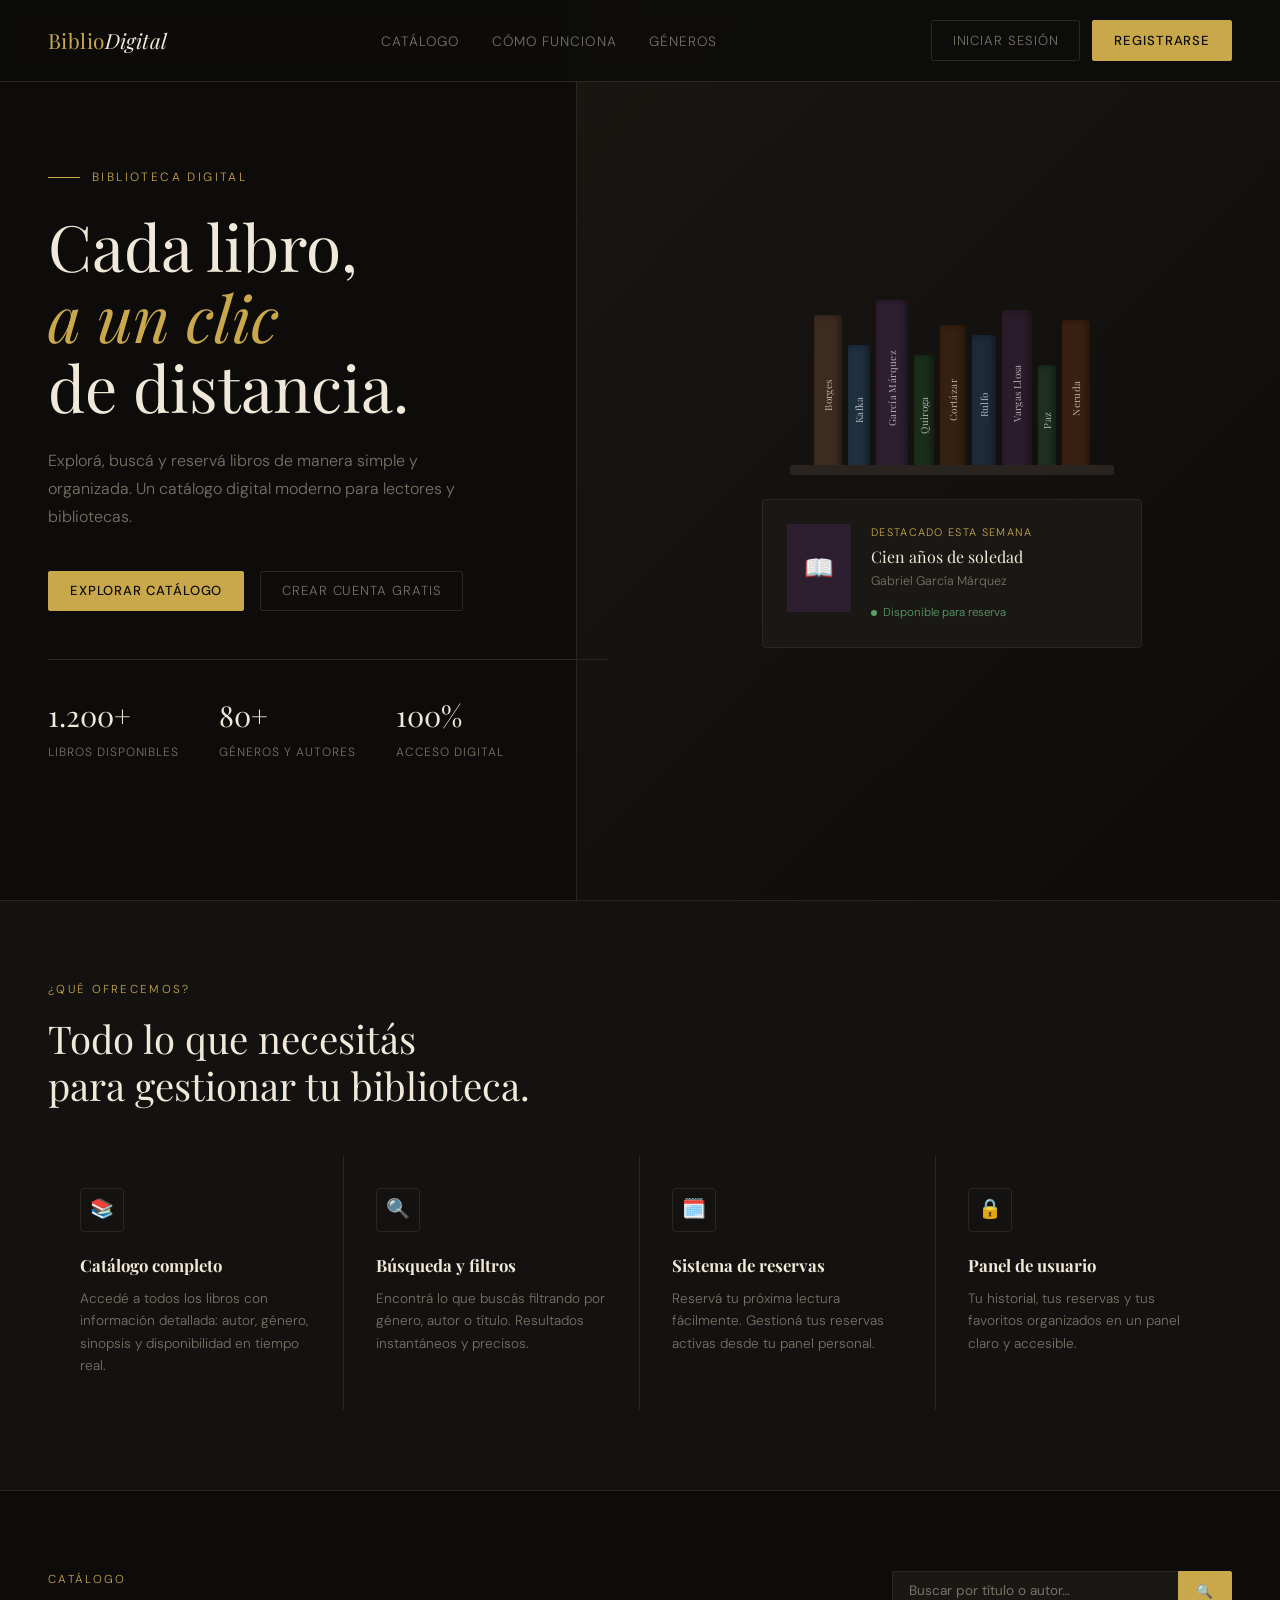
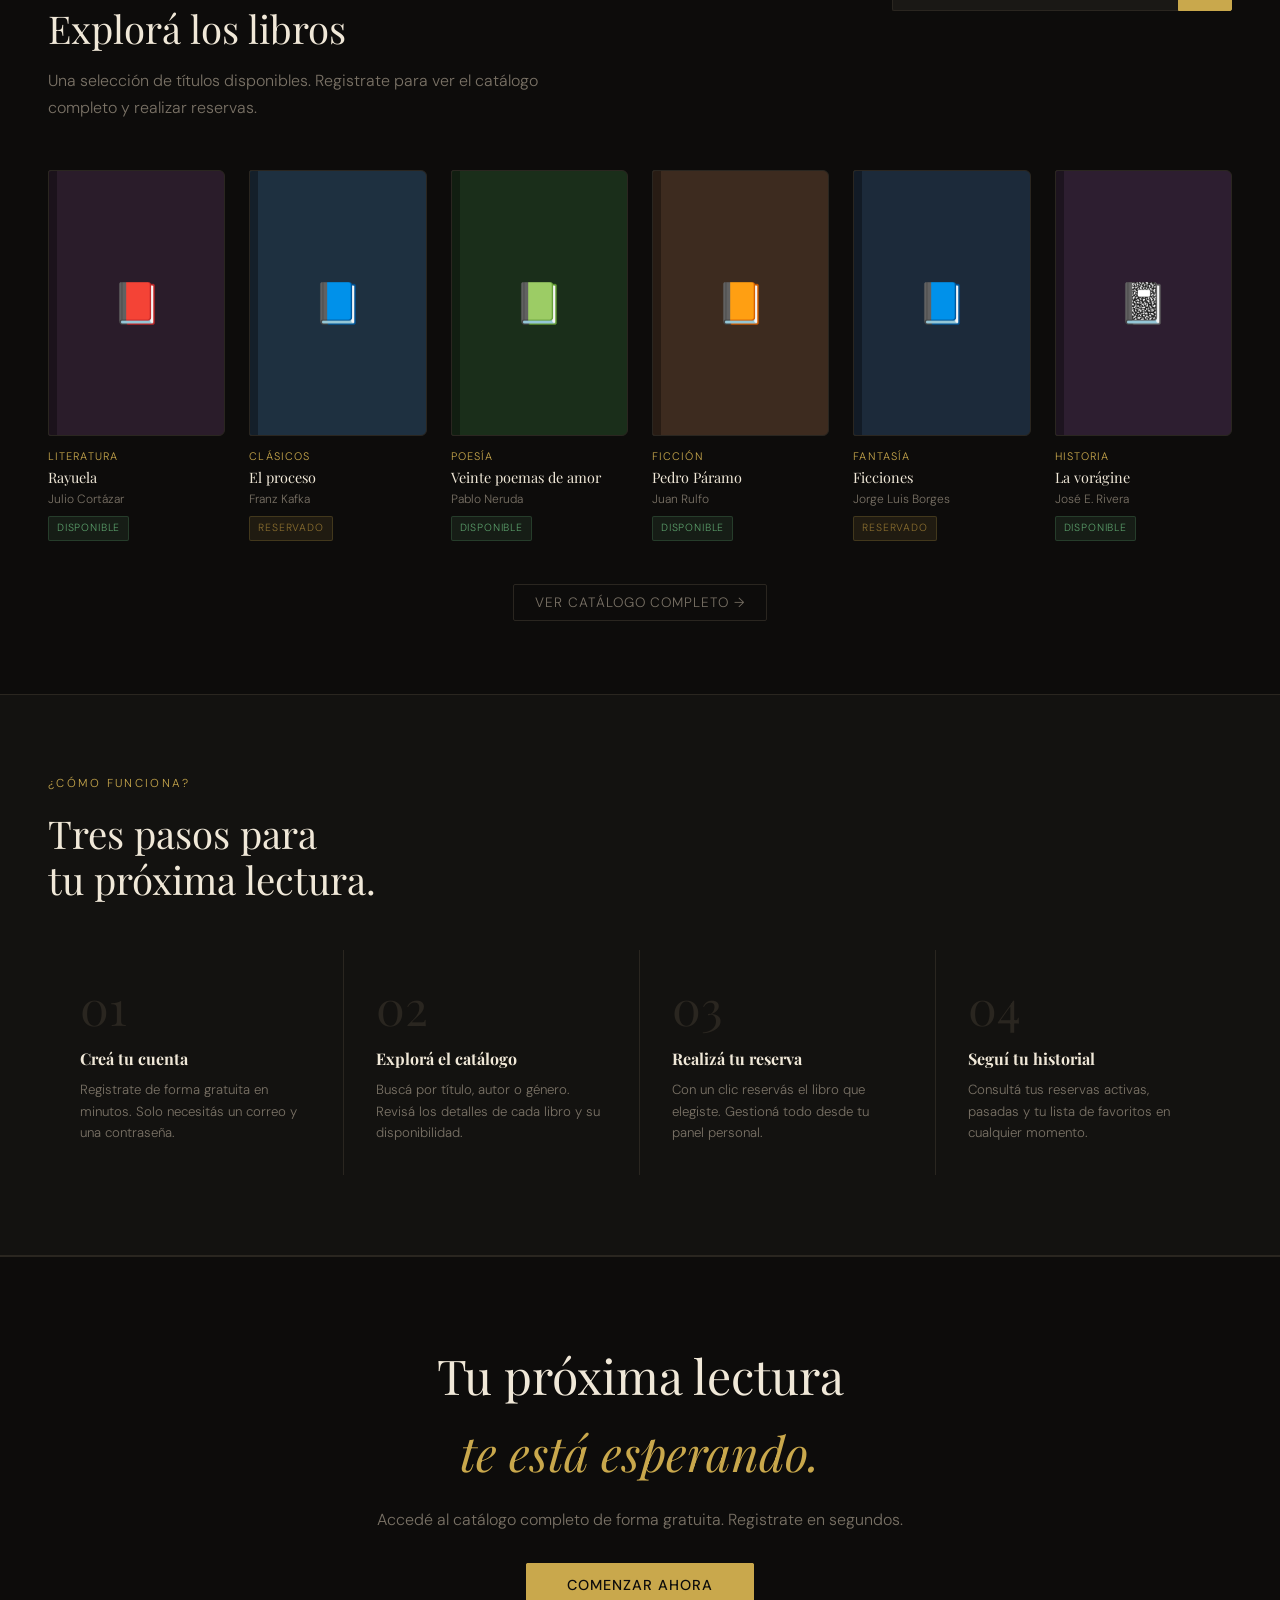
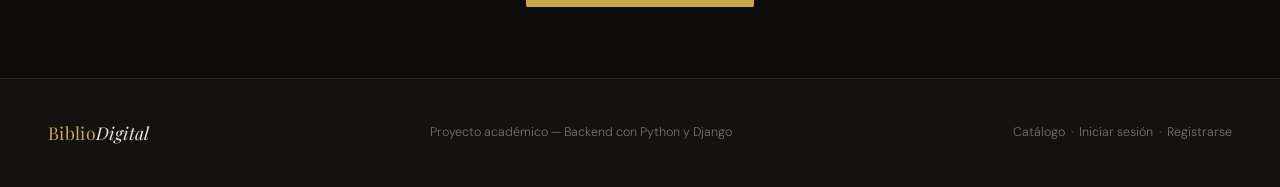
<file: biblioteca/index.html>
<!DOCTYPE html>
<html lang="es">
<head>
  <meta charset="UTF-8" />
  <meta name="viewport" content="width=device-width, initial-scale=1.0"/>
  <title>BiblioDigital</title>
  <link href="https://fonts.googleapis.com/css2?family=Playfair+Display:ital,wght@0,400;0,700;1,400&family=DM+Sans:wght@300;400;500&display=swap" rel="stylesheet"/>
  <style>
    *, *::before, *::after { box-sizing: border-box; margin: 0; padding: 0; }

    :root {
      --bg:        #0d0c0b;
      --bg-card:   #131210;
      --bg-card2:  #1a1815;
      --gold:      #c9a84c;
      --gold-dim:  #8a6e2f;
      --cream:     #f0e8d8;
      --muted:     #7a7266;
      --border:    #2a2620;
      --font-head: 'Playfair Display', Georgia, serif;
      --font-body: 'DM Sans', sans-serif;
    }

    html { scroll-behavior: smooth; }

    body {
      background: var(--bg);
      color: var(--cream);
      font-family: var(--font-body);
      font-weight: 300;
      line-height: 1.6;
      min-height: 100vh;
    }

    /* ── NAV ── */
    nav {
      position: fixed; top: 0; left: 0; right: 0; z-index: 100;
      display: flex; align-items: center; justify-content: space-between;
      padding: 1.25rem 3rem;
      border-bottom: 1px solid var(--border);
      background: rgba(13,12,11,0.92);
      backdrop-filter: blur(8px);
    }

    .nav-logo {
      font-family: var(--font-head);
      font-size: 1.3rem;
      letter-spacing: 0.02em;
      color: var(--gold);
      text-decoration: none;
    }
    .nav-logo span { color: var(--cream); font-style: italic; }

    .nav-links {
      display: flex; gap: 2rem; list-style: none;
    }
    .nav-links a {
      color: var(--muted); text-decoration: none;
      font-size: 0.85rem; letter-spacing: 0.08em; text-transform: uppercase;
      transition: color .2s;
    }
    .nav-links a:hover { color: var(--cream); }

    .nav-actions { display: flex; gap: 0.75rem; }

    .btn {
      font-family: var(--font-body);
      font-size: 0.82rem; letter-spacing: 0.07em; text-transform: uppercase;
      padding: 0.55rem 1.3rem; border-radius: 2px; cursor: pointer;
      text-decoration: none; transition: all .2s;
    }
    .btn-ghost {
      background: transparent; border: 1px solid var(--border); color: var(--muted);
    }
    .btn-ghost:hover { border-color: var(--gold-dim); color: var(--cream); }
    .btn-primary {
      background: var(--gold); border: 1px solid var(--gold); color: #0d0c0b;
      font-weight: 500;
    }
    .btn-primary:hover { background: #d4b05a; }

    /* ── HERO ── */
    .hero {
      min-height: 100vh;
      display: grid; grid-template-columns: 1fr 1fr; align-items: center;
      padding: 6rem 3rem 4rem;
      gap: 4rem;
      position: relative; overflow: hidden;
    }

    .hero::before {
      content: '';
      position: absolute; top: 0; right: 0;
      width: 55%; height: 100%;
      background: linear-gradient(135deg, #1a1612 0%, #0d0c0b 100%);
      border-left: 1px solid var(--border);
      z-index: 0;
    }

    .hero-text { position: relative; z-index: 1; }

    .hero-eyebrow {
      font-size: 0.75rem; letter-spacing: 0.2em; text-transform: uppercase;
      color: var(--gold); margin-bottom: 1.5rem;
      display: flex; align-items: center; gap: 0.75rem;
    }
    .hero-eyebrow::before {
      content: ''; display: block; width: 2rem; height: 1px;
      background: var(--gold);
    }

    .hero h1 {
      font-family: var(--font-head);
      font-size: clamp(2.5rem, 5vw, 4rem);
      line-height: 1.1; font-weight: 400;
      margin-bottom: 1.5rem;
    }
    .hero h1 em { font-style: italic; color: var(--gold); }

    .hero-desc {
      color: var(--muted); font-size: 1rem; max-width: 38ch;
      margin-bottom: 2.5rem; line-height: 1.75;
    }

    .hero-cta { display: flex; gap: 1rem; flex-wrap: wrap; }

    .hero-stats {
      display: flex; gap: 2.5rem; margin-top: 3rem;
      padding-top: 2rem; border-top: 1px solid var(--border);
    }
    .stat-num {
      font-family: var(--font-head); font-size: 1.8rem;
      color: var(--cream); display: block;
    }
    .stat-lbl {
      font-size: 0.75rem; color: var(--muted);
      letter-spacing: 0.08em; text-transform: uppercase;
    }

    /* Book shelf illustration */
    .hero-visual {
      position: relative; z-index: 1;
      display: flex; flex-direction: column; align-items: center;
      gap: 1.5rem;
    }

    .shelf {
      display: flex; align-items: flex-end; gap: 6px;
      padding: 1rem 1.5rem 0;
      position: relative;
    }
    .shelf::after {
      content: ''; position: absolute; bottom: 0; left: 0; right: 0;
      height: 10px; background: #2a2420; border-radius: 2px;
    }

    .book {
      border-radius: 2px 4px 4px 2px;
      cursor: pointer;
      transition: transform .25s ease;
      position: relative;
      box-shadow: inset -3px 0 6px rgba(0,0,0,.4);
    }
    .book:hover { transform: translateY(-8px); }

    .book-spine {
      writing-mode: vertical-rl; text-orientation: mixed;
      transform: rotate(180deg);
      font-size: 0.62rem; font-family: var(--font-head);
      color: rgba(255,255,255,.65);
      position: absolute; top: 50%; left: 50%;
      transform: rotate(180deg) translate(50%, 50%);
      white-space: nowrap; overflow: hidden;
      text-overflow: ellipsis;
      max-height: 80%; letter-spacing: 0.04em;
    }

    /* Featured book card */
    .featured-book {
      background: var(--bg-card2);
      border: 1px solid var(--border);
      border-radius: 4px;
      padding: 1.5rem;
      display: flex; gap: 1.25rem; align-items: flex-start;
      width: 100%; max-width: 380px;
    }
    .book-cover-thumb {
      width: 64px; height: 88px; flex-shrink: 0;
      border-radius: 2px 4px 4px 2px;
      display: flex; align-items: center; justify-content: center;
      font-size: 1.5rem;
    }
    .book-meta { flex: 1; }
    .book-tag {
      font-size: 0.68rem; letter-spacing: 0.12em; text-transform: uppercase;
      color: var(--gold); margin-bottom: 0.35rem;
    }
    .book-title-sm {
      font-family: var(--font-head); font-size: 1rem;
      margin-bottom: 0.25rem; line-height: 1.3;
    }
    .book-author { font-size: 0.78rem; color: var(--muted); margin-bottom: 0.75rem; }
    .book-avail {
      font-size: 0.72rem; color: #5a9e6a;
      display: flex; align-items: center; gap: 0.4rem;
    }
    .book-avail::before {
      content: ''; width: 6px; height: 6px;
      border-radius: 50%; background: #5a9e6a; display: block;
    }

    /* ── SECTION COMMON ── */
    section { padding: 5rem 3rem; }

    .section-label {
      font-size: 0.72rem; letter-spacing: 0.2em; text-transform: uppercase;
      color: var(--gold); margin-bottom: 1rem;
    }
    .section-title {
      font-family: var(--font-head); font-size: clamp(1.8rem, 3vw, 2.5rem);
      font-weight: 400; margin-bottom: 1rem; line-height: 1.2;
    }
    .section-desc { color: var(--muted); max-width: 50ch; line-height: 1.7; }

    /* ── FEATURES ── */
    .features {
      background: var(--bg-card);
      border-top: 1px solid var(--border);
      border-bottom: 1px solid var(--border);
    }

    .features-grid {
      display: grid; grid-template-columns: repeat(auto-fit, minmax(220px, 1fr));
      gap: 0; margin-top: 3rem;
    }

    .feature-item {
      padding: 2rem;
      border-right: 1px solid var(--border);
    }
    .feature-item:last-child { border-right: none; }

    .feature-icon {
      width: 44px; height: 44px;
      border: 1px solid var(--border); border-radius: 4px;
      display: flex; align-items: center; justify-content: center;
      margin-bottom: 1.25rem; font-size: 1.2rem;
    }
    .feature-title {
      font-family: var(--font-head); font-size: 1.05rem;
      margin-bottom: 0.6rem;
    }
    .feature-desc { font-size: 0.85rem; color: var(--muted); line-height: 1.65; }

    /* ── CATALOGUE PREVIEW ── */
    .catalogue-header {
      display: flex; align-items: flex-start; justify-content: space-between;
      margin-bottom: 3rem; gap: 2rem; flex-wrap: wrap;
    }

    .catalogue-search {
      display: flex; gap: 0; max-width: 340px; width: 100%;
    }
    .catalogue-search input {
      flex: 1; padding: 0.65rem 1rem;
      background: var(--bg-card2); border: 1px solid var(--border);
      border-right: none; border-radius: 2px 0 0 2px;
      color: var(--cream); font-family: var(--font-body); font-size: 0.85rem;
      outline: none;
    }
    .catalogue-search input::placeholder { color: var(--muted); }
    .catalogue-search input:focus { border-color: var(--gold-dim); }
    .catalogue-search button {
      padding: 0.65rem 1.1rem;
      background: var(--gold); border: 1px solid var(--gold);
      border-radius: 0 2px 2px 0; cursor: pointer;
      font-size: 0.85rem;
    }

    .books-grid {
      display: grid; grid-template-columns: repeat(auto-fill, minmax(160px, 1fr));
      gap: 1.5rem;
    }

    .book-card {
      cursor: pointer;
      transition: transform .2s;
    }
    .book-card:hover { transform: translateY(-4px); }
    .book-card:hover .book-card-cover { border-color: var(--gold-dim); }

    .book-card-cover {
      width: 100%; aspect-ratio: 2/3;
      border-radius: 2px 6px 6px 2px;
      margin-bottom: 0.75rem;
      border: 1px solid var(--border);
      display: flex; align-items: center; justify-content: center;
      font-size: 2.5rem;
      transition: border-color .2s;
      position: relative; overflow: hidden;
    }
    .book-card-cover::after {
      content: '';
      position: absolute; left: 0; top: 0; bottom: 0;
      width: 8px;
      background: rgba(0,0,0,.35);
      border-radius: 2px 0 0 2px;
    }

    .book-card-genre {
      font-size: 0.68rem; letter-spacing: 0.1em; text-transform: uppercase;
      color: var(--gold); margin-bottom: 0.2rem;
    }
    .book-card-title {
      font-family: var(--font-head); font-size: 0.9rem;
      line-height: 1.3; margin-bottom: 0.2rem;
    }
    .book-card-author { font-size: 0.75rem; color: var(--muted); }

    .available-badge {
      display: inline-block; margin-top: 0.4rem;
      font-size: 0.65rem; letter-spacing: 0.08em; text-transform: uppercase;
      padding: 0.2rem 0.5rem; border-radius: 2px;
      background: rgba(90,158,106,0.12); color: #5a9e6a;
      border: 1px solid rgba(90,158,106,0.25);
    }
    .reserved-badge {
      display: inline-block; margin-top: 0.4rem;
      font-size: 0.65rem; letter-spacing: 0.08em; text-transform: uppercase;
      padding: 0.2rem 0.5rem; border-radius: 2px;
      background: rgba(201,168,76,0.1); color: var(--gold-dim);
      border: 1px solid rgba(201,168,76,0.2);
    }

    .view-all-row {
      text-align: center; margin-top: 3rem;
    }

    /* ── HOW IT WORKS ── */
    .how {
      background: var(--bg-card);
      border-top: 1px solid var(--border);
      border-bottom: 1px solid var(--border);
    }

    .steps {
      display: grid; grid-template-columns: repeat(auto-fit, minmax(200px, 1fr));
      gap: 0; margin-top: 3rem;
    }

    .step {
      padding: 2rem;
      border-right: 1px solid var(--border);
      position: relative;
    }
    .step:last-child { border-right: none; }

    .step-num {
      font-family: var(--font-head); font-size: 3rem;
      color: var(--border); line-height: 1;
      margin-bottom: 1rem;
    }
    .step-title {
      font-family: var(--font-head); font-size: 1rem;
      margin-bottom: 0.5rem;
    }
    .step-desc { font-size: 0.83rem; color: var(--muted); line-height: 1.6; }

    /* ── CTA BANNER ── */
    .cta-banner {
      text-align: center; padding: 5rem 3rem;
      border-top: 1px solid var(--border);
    }
    .cta-banner h2 {
      font-family: var(--font-head); font-size: clamp(2rem, 4vw, 3rem);
      font-weight: 400; margin-bottom: 1rem;
    }
    .cta-banner h2 em { font-style: italic; color: var(--gold); }
    .cta-banner p { color: var(--muted); margin-bottom: 2.5rem; }

    /* ── FOOTER ── */
    footer {
      background: var(--bg-card);
      border-top: 1px solid var(--border);
      padding: 2.5rem 3rem;
      display: flex; align-items: center; justify-content: space-between;
      flex-wrap: wrap; gap: 1rem;
    }
    footer .nav-logo { font-size: 1.1rem; }
    footer p { font-size: 0.78rem; color: var(--muted); }
    footer a { color: var(--muted); text-decoration: none; }
    footer a:hover { color: var(--cream); }

    /* ── RESPONSIVE ── */
    @media (max-width: 768px) {
      nav { padding: 1rem 1.25rem; }
      .nav-links { display: none; }
      .hero { grid-template-columns: 1fr; padding: 5rem 1.25rem 3rem; gap: 2.5rem; }
      .hero::before { display: none; }
      section { padding: 3.5rem 1.25rem; }
      .features-grid, .steps { grid-template-columns: 1fr 1fr; }
      .feature-item, .step { border-right: none; border-bottom: 1px solid var(--border); }
      footer { padding: 2rem 1.25rem; }
    }
  </style>
</head>
<body>

  <!-- NAV -->
  <nav>
    <a href="#" class="nav-logo">Biblio<span>Digital</span></a>
    <ul class="nav-links">
      <li><a href="#catalogo">Catálogo</a></li>
      <li><a href="#como-funciona">Cómo funciona</a></li>
      <li><a href="#">Géneros</a></li>
    </ul>
    <div class="nav-actions">
      <a href="login.html" class="btn btn-ghost">Iniciar sesión</a>
      <a href="register.html" class="btn btn-primary">Registrarse</a>
    </div>
  </nav>

  <!-- HERO -->
  <section class="hero">
    <div class="hero-text">
      <p class="hero-eyebrow">Biblioteca digital</p>
      <h1>Cada libro,<br><em>a un clic</em><br>de distancia.</h1>
      <p class="hero-desc">
        Explorá, buscá y reservá libros de manera simple y organizada.
        Un catálogo digital moderno para lectores y bibliotecas.
      </p>
      <div class="hero-cta">
        <a href="#catalogo" class="btn btn-primary">Explorar catálogo</a>
        <a href="register.html" class="btn btn-ghost">Crear cuenta gratis</a>
      </div>
      <div class="hero-stats">
        <div>
          <span class="stat-num">1.200+</span>
          <span class="stat-lbl">Libros disponibles</span>
        </div>
        <div>
          <span class="stat-num">80+</span>
          <span class="stat-lbl">Géneros y autores</span>
        </div>
        <div>
          <span class="stat-num">100%</span>
          <span class="stat-lbl">Acceso digital</span>
        </div>
      </div>
    </div>

    <div class="hero-visual">

      <!-- Estante decorativo -->
      <div class="shelf">
        <div class="book" style="width:28px;height:160px;background:#3d2b1f;"><span class="book-spine">Borges</span></div>
        <div class="book" style="width:22px;height:130px;background:#1e3040;"><span class="book-spine">Kafka</span></div>
        <div class="book" style="width:32px;height:175px;background:#2d1e30;"><span class="book-spine">García Márquez</span></div>
        <div class="book" style="width:20px;height:120px;background:#1a2e1a;"><span class="book-spine">Quiroga</span></div>
        <div class="book" style="width:26px;height:150px;background:#362010;"><span class="book-spine">Cortázar</span></div>
        <div class="book" style="width:24px;height:140px;background:#1c2a3a;"><span class="book-spine">Rulfo</span></div>
        <div class="book" style="width:30px;height:165px;background:#2a1c2a;"><span class="book-spine">Vargas Llosa</span></div>
        <div class="book" style="width:18px;height:110px;background:#1e3020;"><span class="book-spine">Paz</span></div>
        <div class="book" style="width:28px;height:155px;background:#3a2010;"><span class="book-spine">Neruda</span></div>
      </div>

      <!-- Libro destacado -->
      <div class="featured-book">
        <div class="book-cover-thumb" style="background:#2d1e30;">📖</div>
        <div class="book-meta">
          <p class="book-tag">Destacado esta semana</p>
          <p class="book-title-sm">Cien años de soledad</p>
          <p class="book-author">Gabriel García Márquez</p>
          <span class="book-avail">Disponible para reserva</span>
        </div>
      </div>

    </div>
  </section>

  <!-- FEATURES -->
  <section class="features">
    <div>
      <p class="section-label">¿Qué ofrecemos?</p>
      <h2 class="section-title">Todo lo que necesitás<br>para gestionar tu biblioteca.</h2>
    </div>
    <div class="features-grid">
      <div class="feature-item">
        <div class="feature-icon">📚</div>
        <h3 class="feature-title">Catálogo completo</h3>
        <p class="feature-desc">Accedé a todos los libros con información detallada: autor, género, sinopsis y disponibilidad en tiempo real.</p>
      </div>
      <div class="feature-item">
        <div class="feature-icon">🔍</div>
        <h3 class="feature-title">Búsqueda y filtros</h3>
        <p class="feature-desc">Encontrá lo que buscás filtrando por género, autor o título. Resultados instantáneos y precisos.</p>
      </div>
      <div class="feature-item">
        <div class="feature-icon">🗓️</div>
        <h3 class="feature-title">Sistema de reservas</h3>
        <p class="feature-desc">Reservá tu próxima lectura fácilmente. Gestioná tus reservas activas desde tu panel personal.</p>
      </div>
      <div class="feature-item">
        <div class="feature-icon">🔒</div>
        <h3 class="feature-title">Panel de usuario</h3>
        <p class="feature-desc">Tu historial, tus reservas y tus favoritos organizados en un panel claro y accesible.</p>
      </div>
    </div>
  </section>

  <!-- CATALOGUE PREVIEW -->
  <section id="catalogo">
    <div class="catalogue-header">
      <div>
        <p class="section-label">Catálogo</p>
        <h2 class="section-title">Explorá los libros</h2>
        <p class="section-desc">Una selección de títulos disponibles. Registrate para ver el catálogo completo y realizar reservas.</p>
      </div>
      <div class="catalogue-search">
        <input type="text" placeholder="Buscar por título o autor…" />
        <button>🔍</button>
      </div>
    </div>

    <div class="books-grid">

      <div class="book-card">
        <div class="book-card-cover" style="background:#2a1c2a;">📕</div>
        <p class="book-card-genre">Literatura</p>
        <p class="book-card-title">Rayuela</p>
        <p class="book-card-author">Julio Cortázar</p>
        <span class="available-badge">Disponible</span>
      </div>

      <div class="book-card">
        <div class="book-card-cover" style="background:#1e3040;">📘</div>
        <p class="book-card-genre">Clásicos</p>
        <p class="book-card-title">El proceso</p>
        <p class="book-card-author">Franz Kafka</p>
        <span class="reserved-badge">Reservado</span>
      </div>

      <div class="book-card">
        <div class="book-card-cover" style="background:#1a2e1a;">📗</div>
        <p class="book-card-genre">Poesía</p>
        <p class="book-card-title">Veinte poemas de amor</p>
        <p class="book-card-author">Pablo Neruda</p>
        <span class="available-badge">Disponible</span>
      </div>

      <div class="book-card">
        <div class="book-card-cover" style="background:#3d2b1f;">📙</div>
        <p class="book-card-genre">Ficción</p>
        <p class="book-card-title">Pedro Páramo</p>
        <p class="book-card-author">Juan Rulfo</p>
        <span class="available-badge">Disponible</span>
      </div>

      <div class="book-card">
        <div class="book-card-cover" style="background:#1c2a3a;">📘</div>
        <p class="book-card-genre">Fantasía</p>
        <p class="book-card-title">Ficciones</p>
        <p class="book-card-author">Jorge Luis Borges</p>
        <span class="reserved-badge">Reservado</span>
      </div>

      <div class="book-card">
        <div class="book-card-cover" style="background:#2d1e30;">📓</div>
        <p class="book-card-genre">Historia</p>
        <p class="book-card-title">La vorágine</p>
        <p class="book-card-author">José E. Rivera</p>
        <span class="available-badge">Disponible</span>
      </div>

    </div>

    <div class="view-all-row">
      <a href="register.html" class="btn btn-ghost" style="font-size:.85rem;">Ver catálogo completo →</a>
    </div>
  </section>

  <!-- HOW IT WORKS -->
  <section class="how" id="como-funciona">
    <p class="section-label">¿Cómo funciona?</p>
    <h2 class="section-title">Tres pasos para<br>tu próxima lectura.</h2>
    <div class="steps">
      <div class="step">
        <p class="step-num">01</p>
        <h3 class="step-title">Creá tu cuenta</h3>
        <p class="step-desc">Registrate de forma gratuita en minutos. Solo necesitás un correo y una contraseña.</p>
      </div>
      <div class="step">
        <p class="step-num">02</p>
        <h3 class="step-title">Explorá el catálogo</h3>
        <p class="step-desc">Buscá por título, autor o género. Revisá los detalles de cada libro y su disponibilidad.</p>
      </div>
      <div class="step">
        <p class="step-num">03</p>
        <h3 class="step-title">Realizá tu reserva</h3>
        <p class="step-desc">Con un clic reservás el libro que elegiste. Gestioná todo desde tu panel personal.</p>
      </div>
      <div class="step">
        <p class="step-num">04</p>
        <h3 class="step-title">Seguí tu historial</h3>
        <p class="step-desc">Consultá tus reservas activas, pasadas y tu lista de favoritos en cualquier momento.</p>
      </div>
    </div>
  </section>

  <!-- CTA BANNER -->
  <section class="cta-banner">
    <h2>Tu próxima lectura<br><em>te está esperando.</em></h2>
    <p>Accedé al catálogo completo de forma gratuita. Registrate en segundos.</p>
    <a href="register.html" class="btn btn-primary" style="font-size:.9rem; padding:.75rem 2.5rem;">Comenzar ahora</a>
  </section>

  <!-- FOOTER -->
  <footer>
    <a href="#" class="nav-logo">Biblio<span>Digital</span></a>
    <p>Proyecto académico &mdash; Backend con Python y Django</p>
    <p>
      <a href="#">Catálogo</a> &nbsp;·&nbsp;
      <a href="#">Iniciar sesión</a> &nbsp;·&nbsp;
      <a href="#">Registrarse</a>
    </p>
  </footer>

</body>
</html>
</file>
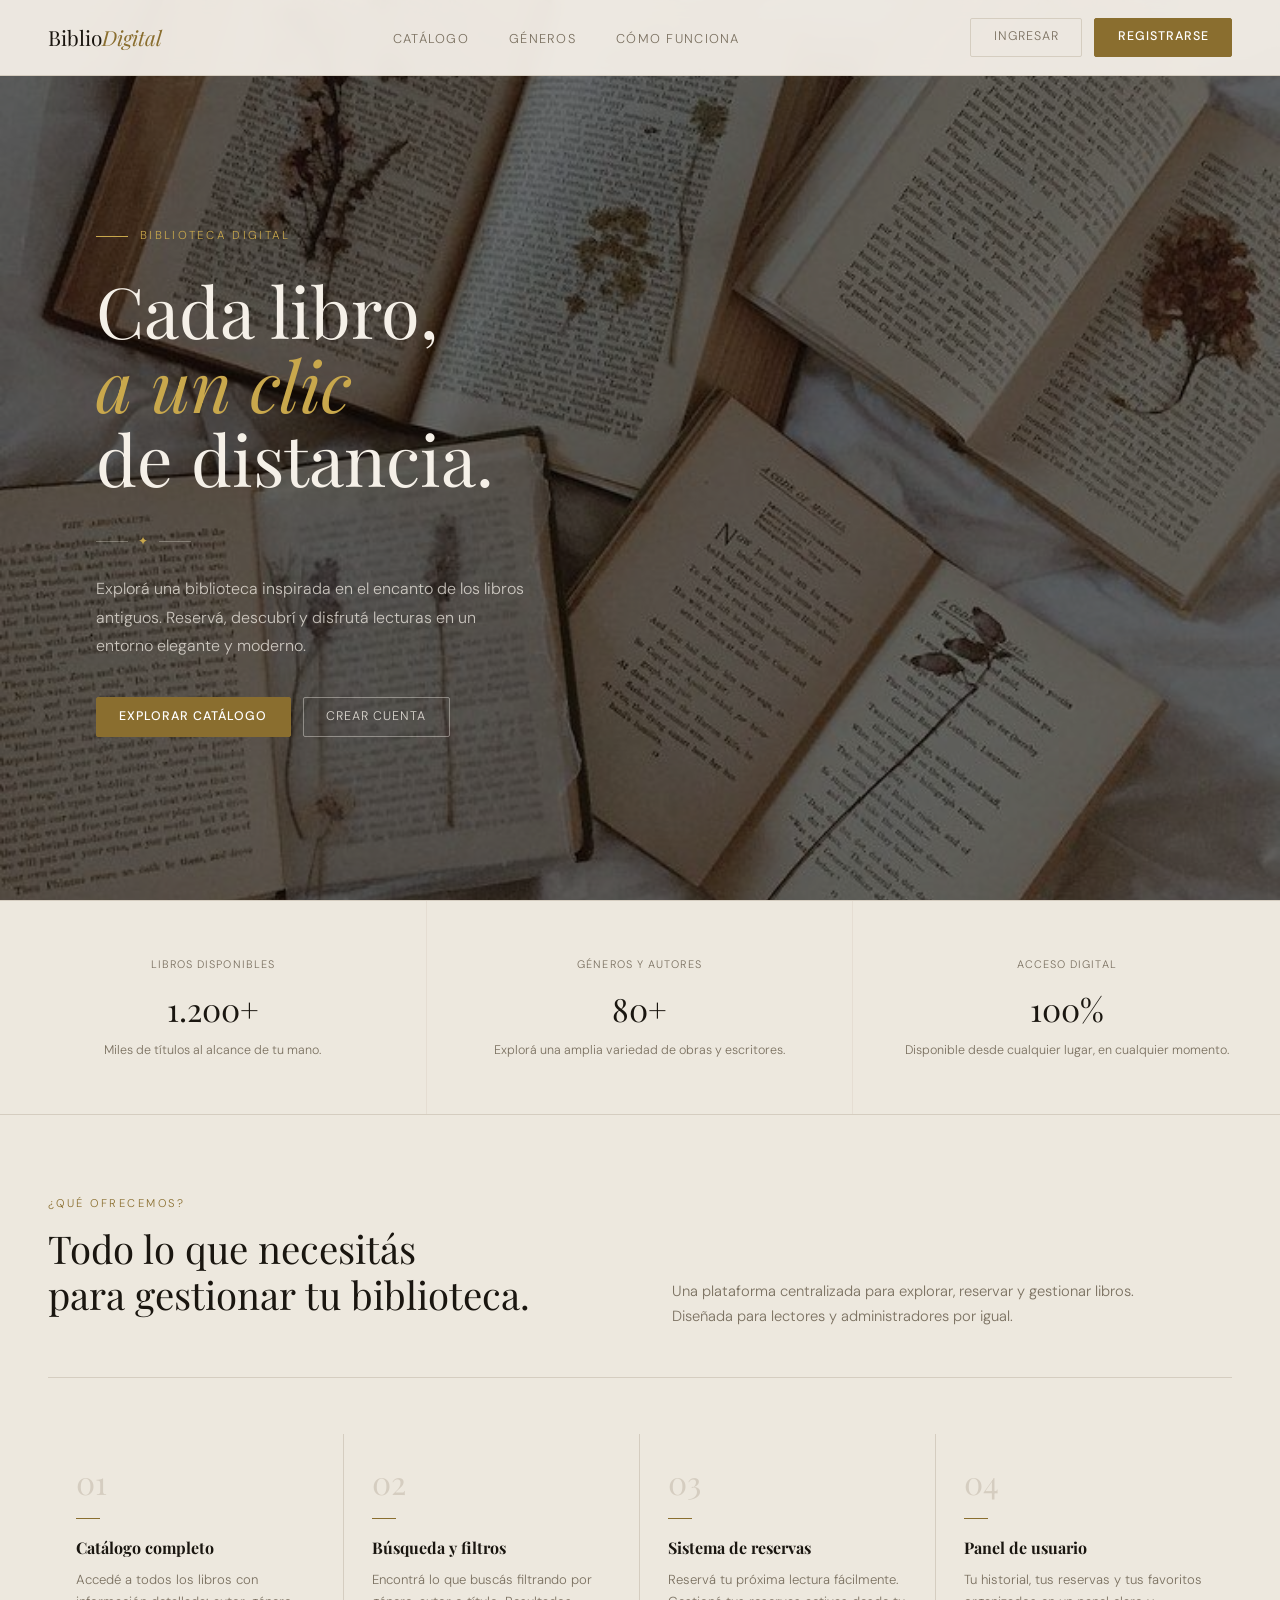
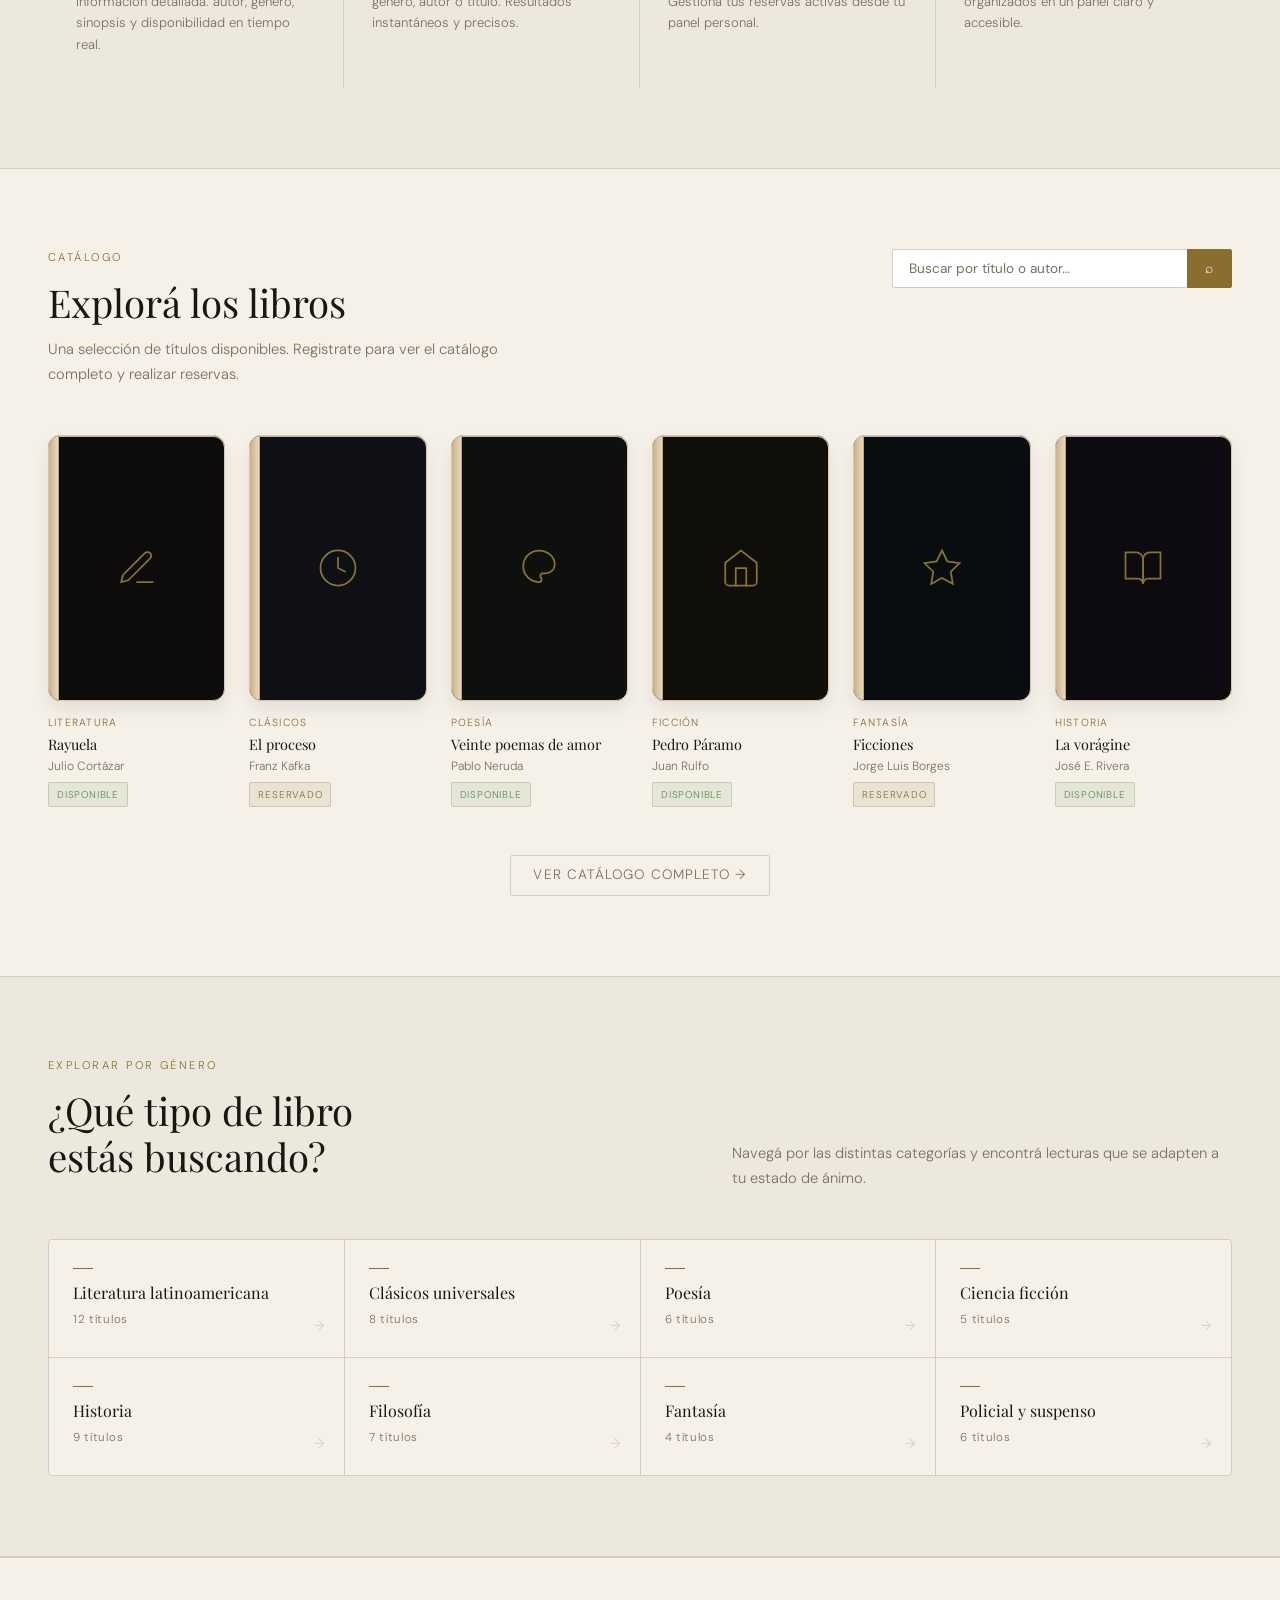
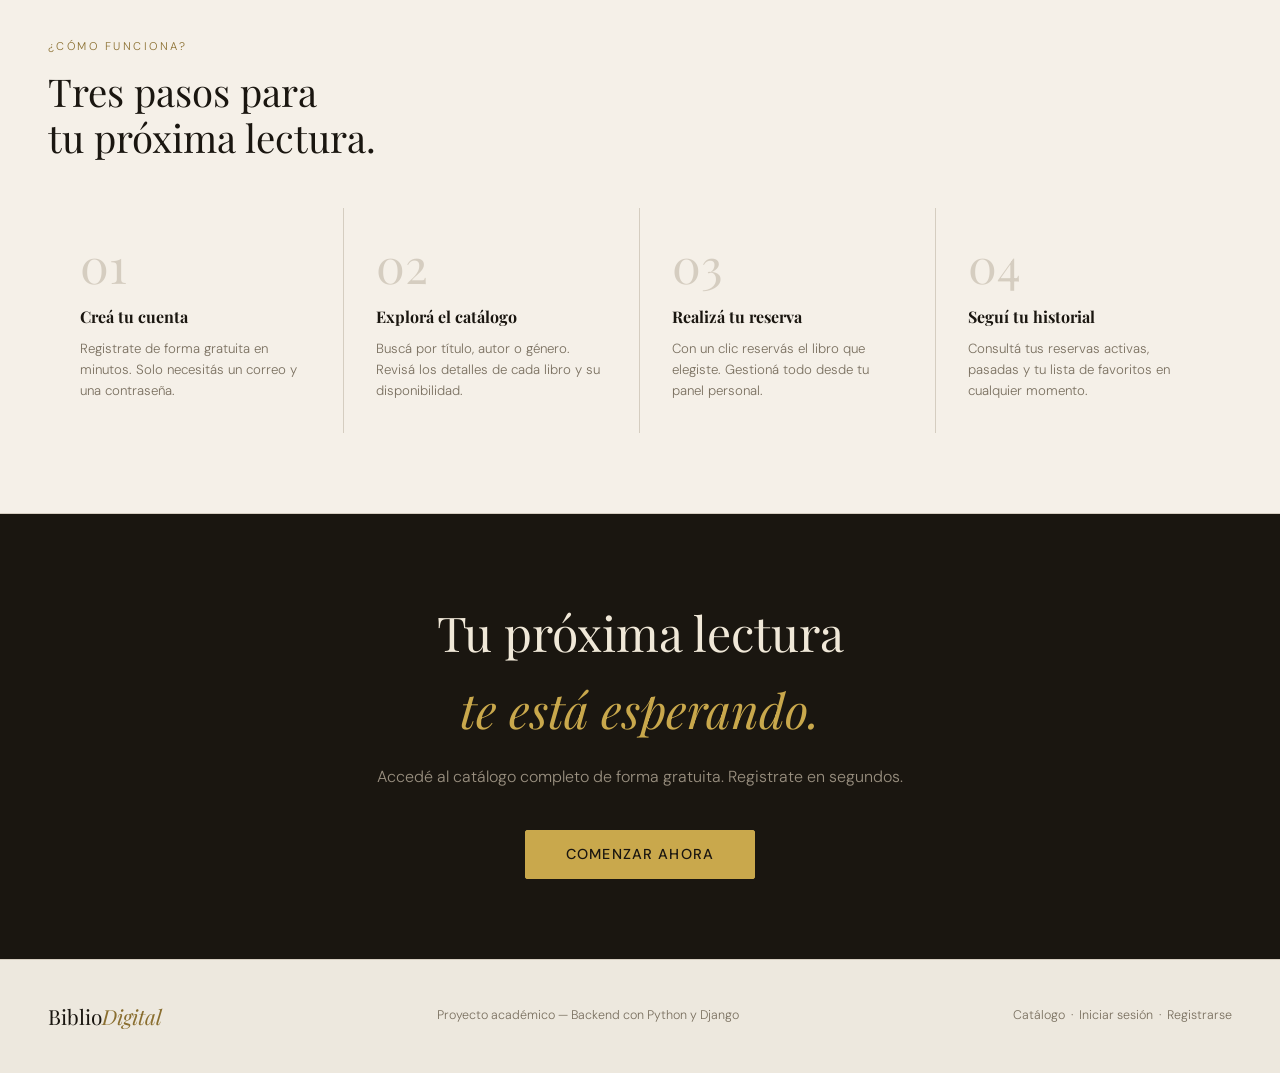
<file: templates/index.html>
<!DOCTYPE html>
<html lang="es">
<head>
  <meta charset="UTF-8">
  <meta name="viewport" content="width=device-width, initial-scale=1.0">
  <title>BiblioDigital</title>
  <link href="https://fonts.googleapis.com/css2?family=Playfair+Display:ital,wght@0,400;0,700;1,400&family=DM+Sans:wght@300;400;500&display=swap" rel="stylesheet">
  <style>
    *, *::before, *::after { box-sizing: border-box; margin: 0; padding: 0; }
    :root {
      --bg: #f5f0e8; --bg-card: #ede8de; --bg-card2: #e5dfd3;
      --gold: #8a6e2f; --gold-light: #c9a84c;
      --dark: #1a1610; --muted: #7a7060; --border: #d5cdc0;
      --font-head: 'Playfair Display', Georgia, serif;
      --font-body: 'DM Sans', sans-serif;
    }
    html { scroll-behavior: smooth; }
    body { background: var(--bg); color: var(--dark); font-family: var(--font-body); font-weight: 300; line-height: 1.6; min-height: 100vh; }
    a { text-decoration: none; color: inherit; }
    ul { list-style: none; }

    nav {
      position: fixed; top: 0; left: 0; right: 0; z-index: 100;
      display: flex; align-items: center; justify-content: space-between;
      padding: 1.1rem 3rem; border-bottom: 1px solid var(--border);
      background: rgba(245,240,232,0.95); backdrop-filter: blur(8px);
    }
    .nav-logo { font-family: var(--font-head); font-size: 1.3rem; color: var(--dark); }
    .nav-logo em { font-style: italic; color: var(--gold); }
    .nav-links { display: flex; gap: 2.5rem; }
    .nav-links a { color: var(--muted); font-size: 0.8rem; letter-spacing: 0.1em; text-transform: uppercase; transition: color .2s; }
    .nav-links a:hover { color: var(--dark); }
    .nav-actions { display: flex; gap: 0.75rem; align-items: center; }
    .btn { font-family: var(--font-body); font-size: 0.78rem; letter-spacing: 0.08em; text-transform: uppercase; padding: 0.55rem 1.4rem; cursor: pointer; text-decoration: none; transition: all .2s; display: inline-flex; align-items: center; gap: 0.5rem; border: none; }
    .btn-ghost { background: transparent; border: 1px solid var(--border); color: var(--muted); border-radius: 2px; }
    .btn-ghost:hover { border-color: var(--gold); color: var(--dark); }
    .btn-primary { background: var(--gold); color: #fff; font-weight: 500; border-radius: 2px; border: 1px solid var(--gold); }
    .btn-primary:hover { background: #7a5e24; }

    /* ── HERO ── */
    /* ── HERO ── */
    .hero {
      min-height: 100vh;
      position: relative;
      display: flex;
      align-items: center;
      overflow: hidden;
    }
 .hero-bg {
  position: absolute; inset: 0; z-index: 0;
  background-image: url('/static/img/books-hero3.jpg');
  background-size: cover;
  background-position: center;
  filter: brightness(0.45);
}
    .hero-left {
      position: relative; z-index: 1;
      display: flex; flex-direction: column; justify-content: center;
      padding: 8rem 4rem 4rem 3rem;
      max-width: 680px;
    }
    .hero-eyebrow {
      display: flex; align-items: center; gap: 0.75rem;
      font-size: 0.72rem; letter-spacing: 0.2em; text-transform: uppercase;
      color: var(--gold-light); margin-bottom: 1.75rem;
    }
    .hero-eyebrow::before { content: ''; display: block; width: 2rem; height: 1px; background: var(--gold-light); }
    .hero h1 {
      font-family: var(--font-head);
      font-size: clamp(3rem, 5.5vw, 5.5rem);
      line-height: 1.05; font-weight: 400;
      color: #f5f0e8; margin-bottom: 1rem;
    }
    .hero h1 em { font-style: italic; color: var(--gold-light); }
    .hero-ornament { display: flex; align-items: center; gap: 0.6rem; margin: 1.25rem 0 1.5rem; }
    .hero-ornament::before, .hero-ornament::after { content: ''; flex: 1; max-width: 2rem; height: 1px; background: rgba(245,240,232,0.3); }
    .hero-ornament span { font-size: 0.75rem; color: var(--gold-light); letter-spacing: 0.15em; }
    .hero-desc { color: rgba(245,240,232,0.75); font-size: 1rem; max-width: 40ch; margin-bottom: 2.25rem; line-height: 1.8; }
    .hero-cta { display: flex; gap: 0.75rem; flex-wrap: wrap; }
    .hero .btn-ghost { border-color: rgba(245,240,232,0.4); color: rgba(245,240,232,0.85); }
    .hero .btn-ghost:hover { border-color: var(--gold-light); color: #f5f0e8; }

    /* ── STATS BAR ── */
    .stats-bar { border-top: 1px solid var(--border); background: var(--bg-card); display: grid; grid-template-columns: repeat(3, 1fr); }
    .stat-item{
    display:flex;
    align-items:center;
    justify-content:center;
    text-align:center;
     padding:55px 45px;
     border-right:1px solid #e5ddd2;
}
.stat-item:last-child{
    border-right:none;
}
.stat-content{
    display:flex;
    flex-direction:column;
    gap:8px;
}
.stat-num{
    display: block;
    font-family: 'Playfair Display', serif;
    font-size: 3rem;
    font-weight: 400; /* más fino */
    color: #1f1a17;
    margin: 8px 0;
}
.stat-lbl{
    font-size:.78rem;
    letter-spacing:3px;
    text-transform:uppercase;
    color:#9b7a32;
}
    .stat-item:last-child { border-right: none; }
    .stat-icon { width: 48px; height: 48px; border-radius: 50%; background: var(--bg-card2); border: 1px solid var(--border); display: flex; align-items: center; justify-content: center; font-size: 1.2rem; flex-shrink: 0; }
    .stat-num { font-family: var(--font-head); font-size: 2rem; color: var(--dark); display: block; line-height: 1; }
    .stat-lbl { font-size: 0.68rem; color: var(--muted); letter-spacing: 0.1em; text-transform: uppercase; display: block; margin-bottom: 0.2rem; }
    .stat-desc { font-size: 0.78rem; color: var(--muted); line-height: 1.5; }

    section { padding: 5rem 3rem; }
    .section-label { font-size: 0.7rem; letter-spacing: 0.22em; text-transform: uppercase; color: var(--gold); margin-bottom: 0.75rem; }
    .section-title { font-family: var(--font-head); font-size: clamp(1.8rem, 3vw, 2.4rem); font-weight: 400; line-height: 1.2; margin-bottom: 0.75rem; color: var(--dark); }
    .section-desc { color: var(--muted); max-width: 50ch; line-height: 1.7; font-size: 0.92rem; }

    .features { background: var(--bg-card); border-top: 1px solid var(--border); border-bottom: 1px solid var(--border); }
    .features-top { display: grid; grid-template-columns: 1fr 1fr; gap: 4rem; align-items: end; margin-bottom: 3.5rem; padding-bottom: 3rem; border-bottom: 1px solid var(--border); }
    .features-grid { display: grid; grid-template-columns: repeat(4, 1fr); gap: 0; }
    .feature-item { padding: 2rem 1.75rem; border-right: 1px solid var(--border); }
    .feature-item:last-child { border-right: none; }
    .feature-num { font-family: var(--font-head); font-size: 2rem; color: var(--border); line-height: 1; margin-bottom: 1.25rem; display: block; }
    .feature-line { width: 1.5rem; height: 1px; background: var(--gold); margin-bottom: 1rem; }
    .feature-title { font-family: var(--font-head); font-size: 1rem; margin-bottom: 0.5rem; color: var(--dark); }
    .feature-desc { font-size: 0.82rem; color: var(--muted); line-height: 1.65; }

    .catalogue-header { display: flex; align-items: flex-start; justify-content: space-between; margin-bottom: 3rem; gap: 2rem; flex-wrap: wrap; }
    .catalogue-search { display: flex; max-width: 340px; width: 100%; }
    .catalogue-search input { flex: 1; padding: 0.65rem 1rem; background: #fff; border: 1px solid var(--border); border-right: none; border-radius: 2px 0 0 2px; color: var(--dark); font-family: var(--font-body); font-size: 0.85rem; outline: none; }
    .catalogue-search input::placeholder { color: var(--muted); }
    .catalogue-search input:focus { border-color: var(--gold); }
    .catalogue-search button { padding: 0.65rem 1.1rem; background: var(--gold); border: 1px solid var(--gold); border-radius: 0 2px 2px 0; cursor: pointer; font-size: 0.85rem; color: #fff; }
    .books-grid { display: grid; grid-template-columns: repeat(auto-fill, minmax(160px, 1fr)); gap: 1.5rem; }
    .book-card { cursor: pointer; transition: transform .2s; }
    .book-card:hover .book-card-cover {
    transform: translateY(-6px);
    border-color: #c6a15a;
    box-shadow:
        0 18px 35px rgba(0,0,0,.15),
        inset 0 1px 0 rgba(255,255,255,.8);
}
    .book-card:hover .book-card-cover { border-color: var(--gold); }
    .book-card-cover { width: 100%; aspect-ratio: 2/3; border-radius: 2px 6px 6px 2px; margin-bottom: 0.75rem; border: 1px solid #1a1610; background: #0d0c0b; display: flex; align-items: center; justify-content: center; transition: border-color .2s; position: relative; overflow: hidden; }
.book-card-cover {
    width: 100%;
    aspect-ratio: 2 / 3;
    margin-bottom: 0.9rem;
    border-radius: 12px;
    overflow: hidden;
    background: linear-gradient(
        145deg,
        #f7f1e6,
        #ede1cf
    );
    border: 1px solid #d8c6a8;
    display: flex;
    align-items: center;
    justify-content: center;
    transition: all .3s ease;
    box-shadow:
        0 8px 18px rgba(0,0,0,.08),
        inset 0 1px 0 rgba(255,255,255,.7);
     position: relative;
}   
.book-card-cover::after {
    content: "";
    position: absolute;
    left: 0;
    top: 0;
    bottom: 0;
    width: 10px;

    background: linear-gradient(
        to right,
        #ccb18a,
        #e7d8bf
    );

    border-right: 1px solid rgba(0,0,0,.08);
}
    .book-card-icon { width: 100%; height: 100%; display: flex; align-items: center; justify-content: center; }
.book-card-icon svg {
    width: 42px;
    height: 42px;
    color: #b18a45;
    opacity: .65;
}    .book-card-genre { font-size: 0.65rem; letter-spacing: 0.12em; text-transform: uppercase; color: var(--gold); margin-bottom: 0.2rem; }
    .book-card-title { font-family: var(--font-head); font-size: 0.9rem; line-height: 1.3; margin-bottom: 0.2rem; color: var(--dark); }
    .book-card-author { font-size: 0.75rem; color: var(--muted); }
    .available-badge { display: inline-block; margin-top: 0.4rem; font-size: 0.62rem; letter-spacing: 0.08em; text-transform: uppercase; padding: 0.2rem 0.5rem; border-radius: 2px; background: rgba(90,140,80,0.1); color: #5a8c50; border: 1px solid rgba(90,140,80,0.25); }
    .reserved-badge { display: inline-block; margin-top: 0.4rem; font-size: 0.62rem; letter-spacing: 0.08em; text-transform: uppercase; padding: 0.2rem 0.5rem; border-radius: 2px; background: rgba(138,110,47,0.1); color: var(--gold); border: 1px solid rgba(138,110,47,0.25); }
    .view-all-row { text-align: center; margin-top: 3rem; }

    .generos { background: var(--bg-card); border-top: 1px solid var(--border); border-bottom: 1px solid var(--border); }
    .generos-intro { display: flex; align-items: flex-end; justify-content: space-between; margin-bottom: 3rem; gap: 2rem; flex-wrap: wrap; }
.generos-grid {
    display: grid;
    grid-template-columns: repeat(4, 1fr);
    gap: 1px;
    background: var(--border);
    border: 1px solid var(--border);
    border-radius: 4px;
    overflow: hidden;
}
    .genero-card { background: var(--bg); padding: 1.75rem 1.5rem; cursor: pointer; transition: background .2s; display: flex; flex-direction: column; gap: 0.4rem; position: relative; }
    .genero-card::after { content: '→'; position: absolute; right: 1.25rem; bottom: 1.25rem; font-size: 0.85rem; color: var(--border); transition: color .2s, transform .2s; }
    .genero-card:hover { background: var(--bg-card2); }
    .genero-card:hover::after { color: var(--gold); transform: translateX(3px); }
    .genero-nombre { font-family: var(--font-head); font-size: 1rem; color: var(--dark); line-height: 1.3; }
    .genero-count { font-size: 0.72rem; color: var(--muted); letter-spacing: 0.06em; }
    .genero-line { width: 1.25rem; height: 1px; background: var(--gold); margin-bottom: 0.5rem; }

    .how { border-top: 1px solid var(--border); border-bottom: 1px solid var(--border); }
    .steps { display: grid; grid-template-columns: repeat(auto-fit, minmax(200px, 1fr)); gap: 0; margin-top: 3rem; }
    .step { padding: 2rem; border-right: 1px solid var(--border); }
    .step:last-child { border-right: none; }
    .step-num { font-family: var(--font-head); font-size: 3rem; color: var(--border); line-height: 1; margin-bottom: 1rem; }
    .step-title { font-family: var(--font-head); font-size: 1rem; margin-bottom: 0.5rem; color: var(--dark); }
    .step-desc { font-size: 0.83rem; color: var(--muted); line-height: 1.6; }

    .cta-banner { text-align: center; padding: 5rem 3rem; background: var(--dark); color: #f0e8d8; }
    .cta-banner h2 { font-family: var(--font-head); font-size: clamp(2rem, 4vw, 3rem); font-weight: 400; margin-bottom: 1rem; color: #f0e8d8; }
    .cta-banner h2 em { font-style: italic; color: var(--gold-light); }
    .cta-banner p { color: #9a9080; margin-bottom: 2.5rem; }
    .cta-banner .btn-primary { background: var(--gold-light); border-color: var(--gold-light); color: var(--dark); }
    .cta-banner .btn-primary:hover { background: #d4b05a; }

    footer { background: var(--bg-card); border-top: 1px solid var(--border); padding: 2.5rem 3rem; display: flex; align-items: center; justify-content: space-between; flex-wrap: wrap; gap: 1rem; }
    footer p { font-size: 0.78rem; color: var(--muted); }
    footer a { color: var(--muted); }
    footer a:hover { color: var(--dark); }

    @media (max-width: 900px) {
      .hero-left { padding: 7rem 1.5rem 2rem; max-width: 100%; }
      .stats-bar { grid-template-columns: 1fr; }
      .stat-item { border-right: none; border-bottom: 1px solid var(--border); }
      .features-top { grid-template-columns: 1fr; gap: 1.5rem; }
      .features-grid { grid-template-columns: 1fr 1fr; }
      .feature-item:nth-child(2) { border-right: none; }
    }
    @media (max-width: 768px) {
      nav { padding: 1rem 1.25rem; }
      .nav-links { display: none; }
      section { padding: 3.5rem 1.25rem; }
      footer { padding: 2rem 1.25rem; }
      .generos-grid { grid-template-columns: 1fr 1fr; }
    }
  </style>
</head>
<body>

  <nav>
    <a href="#" class="nav-logo">Biblio<em>Digital</em></a>
    <ul class="nav-links">
      <li><a href="#catalogo">Catálogo</a></li>
      <li><a href="#generos">Géneros</a></li>
      <li><a href="#como-funciona">Cómo funciona</a></li>
    </ul>
    <div class="nav-actions">
      <a href="/pages/login.html" class="btn btn-ghost">Ingresar</a>
      <a href="/pages/register.html" class="btn btn-primary">Registrarse</a>
    </div>
  </nav>

  <section class="hero">
    <div class="hero-bg"></div>
    <div class="hero-left">
      <p class="hero-eyebrow">Biblioteca digital</p>
      <h1>Cada libro,<br><em>a un clic</em><br>de distancia.</h1>
      <div class="hero-ornament"><span>✦</span></div>
      <p class="hero-desc">
        Explorá una biblioteca inspirada en el encanto de los libros antiguos.
        Reservá, descubrí y disfrutá lecturas en un entorno elegante y moderno.
      </p>
      <div class="hero-cta">
        <a href="#catalogo" class="btn btn-primary">Explorar catálogo</a>
        <a href="/pages/register.html" class="btn btn-ghost">Crear cuenta</a>
      </div>
    </div>
  </section>

  <div class="stats-bar">

  <div class="stat-item">
    <div class="stat-content">
      <span class="stat-lbl">LIBROS DISPONIBLES</span>
      <span class="stat-num">1.200+</span>
      <p class="stat-desc">Miles de títulos al alcance de tu mano.</p>
    </div>
  </div>

  <div class="stat-item">
    <div class="stat-content">
      <span class="stat-lbl">GÉNEROS Y AUTORES</span>
      <span class="stat-num">80+</span>
      <p class="stat-desc">Explorá una amplia variedad de obras y escritores.</p>
    </div>
  </div>

  <div class="stat-item">
    <div class="stat-content">
      <span class="stat-lbl">ACCESO DIGITAL</span>
      <span class="stat-num">100%</span>
      <p class="stat-desc">Disponible desde cualquier lugar, en cualquier momento.</p>
    </div>
  </div>

</div>

  <section class="features">
    <div class="features-top">
      <div>
        <p class="section-label">¿Qué ofrecemos?</p>
        <h2 class="section-title">Todo lo que necesitás<br>para gestionar tu biblioteca.</h2>
      </div>
      <p class="section-desc">Una plataforma centralizada para explorar, reservar y gestionar libros. Diseñada para lectores y administradores por igual.</p>
    </div>
    <div class="features-grid">
      <div class="feature-item">
        <span class="feature-num">01</span>
        <div class="feature-line"></div>
        <h3 class="feature-title">Catálogo completo</h3>
        <p class="feature-desc">Accedé a todos los libros con información detallada: autor, género, sinopsis y disponibilidad en tiempo real.</p>
      </div>
      <div class="feature-item">
        <span class="feature-num">02</span>
        <div class="feature-line"></div>
        <h3 class="feature-title">Búsqueda y filtros</h3>
        <p class="feature-desc">Encontrá lo que buscás filtrando por género, autor o título. Resultados instantáneos y precisos.</p>
      </div>
      <div class="feature-item">
        <span class="feature-num">03</span>
        <div class="feature-line"></div>
        <h3 class="feature-title">Sistema de reservas</h3>
        <p class="feature-desc">Reservá tu próxima lectura fácilmente. Gestioná tus reservas activas desde tu panel personal.</p>
      </div>
      <div class="feature-item">
        <span class="feature-num">04</span>
        <div class="feature-line"></div>
        <h3 class="feature-title">Panel de usuario</h3>
        <p class="feature-desc">Tu historial, tus reservas y tus favoritos organizados en un panel claro y accesible.</p>
      </div>
    </div>
  </section>

  <section id="catalogo">
    <div class="catalogue-header">
      <div>
        <p class="section-label">Catálogo</p>
        <h2 class="section-title">Explorá los libros</h2>
        <p class="section-desc">Una selección de títulos disponibles. Registrate para ver el catálogo completo y realizar reservas.</p>
      </div>
      <div class="catalogue-search">
        <input type="text" placeholder="Buscar por título o autor…"/>
        <button>⌕</button>
      </div>
    </div>
    <div class="books-grid">
      <div class="book-card">
        <div class="book-card-cover" style="background:#0d0c0b;">
          <div class="book-card-icon">
            <svg viewBox="0 0 24 24" fill="none" stroke="#c9a84c" stroke-width="1" stroke-linecap="round"><path d="M12 20h9"/><path d="M16.5 3.5a2.121 2.121 0 013 3L7 19l-4 1 1-4L16.5 3.5z"/></svg>
          </div>
        </div>
        <p class="book-card-genre">Literatura</p>
        <p class="book-card-title">Rayuela</p>
        <p class="book-card-author">Julio Cortázar</p>
        <span class="available-badge">Disponible</span>
      </div>
      <div class="book-card">
        <div class="book-card-cover" style="background:#0f1015;">
          <div class="book-card-icon">
            <svg viewBox="0 0 24 24" fill="none" stroke="#c9a84c" stroke-width="1" stroke-linecap="round"><circle cx="12" cy="12" r="10"/><polyline points="12 6 12 12 16 14"/></svg>
          </div>
        </div>
        <p class="book-card-genre">Clásicos</p>
        <p class="book-card-title">El proceso</p>
        <p class="book-card-author">Franz Kafka</p>
        <span class="reserved-badge">Reservado</span>
      </div>
      <div class="book-card">
        <div class="book-card-cover" style="background:#0d100d;">
          <div class="book-card-icon">
            <svg viewBox="0 0 24 24" fill="none" stroke="#c9a84c" stroke-width="1" stroke-linecap="round"><path d="M12 2a9 9 0 000 18c.83 0 1.5-.67 1.5-1.5 0-.39-.15-.74-.39-1.01-.23-.26-.38-.61-.38-.99 0-.83.67-1.5 1.5-1.5H16c2.76 0 5-2.24 5-5 0-4.42-4.03-8-9-8z"/></svg>
          </div>
        </div>
        <p class="book-card-genre">Poesía</p>
        <p class="book-card-title">Veinte poemas de amor</p>
        <p class="book-card-author">Pablo Neruda</p>
        <span class="available-badge">Disponible</span>
      </div>
      <div class="book-card">
        <div class="book-card-cover" style="background:#100e0a;">
          <div class="book-card-icon">
            <svg viewBox="0 0 24 24" fill="none" stroke="#c9a84c" stroke-width="1" stroke-linecap="round"><path d="M3 9l9-7 9 7v11a2 2 0 01-2 2H5a2 2 0 01-2-2z"/><polyline points="9 22 9 12 15 12 15 22"/></svg>
          </div>
        </div>
        <p class="book-card-genre">Ficción</p>
        <p class="book-card-title">Pedro Páramo</p>
        <p class="book-card-author">Juan Rulfo</p>
        <span class="available-badge">Disponible</span>
      </div>
      <div class="book-card">
        <div class="book-card-cover" style="background:#0a0d10;">
          <div class="book-card-icon">
            <svg viewBox="0 0 24 24" fill="none" stroke="#c9a84c" stroke-width="1" stroke-linecap="round"><polygon points="12 2 15.09 8.26 22 9.27 17 14.14 18.18 21.02 12 17.77 5.82 21.02 7 14.14 2 9.27 8.91 8.26 12 2"/></svg>
          </div>
        </div>
        <p class="book-card-genre">Fantasía</p>
        <p class="book-card-title">Ficciones</p>
        <p class="book-card-author">Jorge Luis Borges</p>
        <span class="reserved-badge">Reservado</span>
      </div>
      <div class="book-card">
        <div class="book-card-cover" style="background:#0d0a10;">
          <div class="book-card-icon">
            <svg viewBox="0 0 24 24" fill="none" stroke="#c9a84c" stroke-width="1" stroke-linecap="round"><path d="M2 3h6a4 4 0 014 4v14a3 3 0 00-3-3H2z"/><path d="M22 3h-6a4 4 0 00-4 4v14a3 3 0 013-3h7z"/></svg>
          </div>
        </div>
        <p class="book-card-genre">Historia</p>
        <p class="book-card-title">La vorágine</p>
        <p class="book-card-author">José E. Rivera</p>
        <span class="available-badge">Disponible</span>
      </div>
    </div>
    <div class="view-all-row">
      <a href="#" class="btn btn-ghost" style="font-size:.85rem;">Ver catálogo completo →</a>
    </div>
  </section>

  <section class="generos" id="generos">
    <div class="generos-intro">
      <div>
        <p class="section-label">Explorar por género</p>
        <h2 class="section-title">¿Qué tipo de libro<br>estás buscando?</h2>
      </div>
      <p class="section-desc">Navegá por las distintas categorías y encontrá lecturas que se adapten a tu estado de ánimo.</p>
    </div>
    <div class="generos-grid">
      <div class="genero-card"><div class="genero-line"></div><p class="genero-nombre">Literatura latinoamericana</p><p class="genero-count">12 títulos</p></div>
      <div class="genero-card"><div class="genero-line"></div><p class="genero-nombre">Clásicos universales</p><p class="genero-count">8 títulos</p></div>
      <div class="genero-card"><div class="genero-line"></div><p class="genero-nombre">Poesía</p><p class="genero-count">6 títulos</p></div>
      <div class="genero-card"><div class="genero-line"></div><p class="genero-nombre">Ciencia ficción</p><p class="genero-count">5 títulos</p></div>
      <div class="genero-card"><div class="genero-line"></div><p class="genero-nombre">Historia</p><p class="genero-count">9 títulos</p></div>
      <div class="genero-card"><div class="genero-line"></div><p class="genero-nombre">Filosofía</p><p class="genero-count">7 títulos</p></div>
      <div class="genero-card"><div class="genero-line"></div><p class="genero-nombre">Fantasía</p><p class="genero-count">4 títulos</p></div>
      <div class="genero-card"><div class="genero-line"></div><p class="genero-nombre">Policial y suspenso</p><p class="genero-count">6 títulos</p></div>
    </div>
  </section>

  <section class="how" id="como-funciona">
    <p class="section-label">¿Cómo funciona?</p>
    <h2 class="section-title">Tres pasos para<br>tu próxima lectura.</h2>
    <div class="steps">
      <div class="step"><p class="step-num">01</p><h3 class="step-title">Creá tu cuenta</h3><p class="step-desc">Registrate de forma gratuita en minutos. Solo necesitás un correo y una contraseña.</p></div>
      <div class="step"><p class="step-num">02</p><h3 class="step-title">Explorá el catálogo</h3><p class="step-desc">Buscá por título, autor o género. Revisá los detalles de cada libro y su disponibilidad.</p></div>
      <div class="step"><p class="step-num">03</p><h3 class="step-title">Realizá tu reserva</h3><p class="step-desc">Con un clic reservás el libro que elegiste. Gestioná todo desde tu panel personal.</p></div>
      <div class="step"><p class="step-num">04</p><h3 class="step-title">Seguí tu historial</h3><p class="step-desc">Consultá tus reservas activas, pasadas y tu lista de favoritos en cualquier momento.</p></div>
    </div>
  </section>

  <section class="cta-banner">
    <h2>Tu próxima lectura<br><em>te está esperando.</em></h2>
    <p>Accedé al catálogo completo de forma gratuita. Registrate en segundos.</p>
    <a href="#" class="btn btn-primary" style="font-size:.9rem; padding:.75rem 2.5rem;">Comenzar ahora</a>
  </section>

  <footer>
    <a href="#" class="nav-logo">Biblio<em>Digital</em></a>
    <p>Proyecto académico — Backend con Python y Django</p>
    <p>
      <a href="#catalogo">Catálogo</a> &nbsp;·&nbsp;
      <a href="#">Iniciar sesión</a> &nbsp;·&nbsp;
      <a href="#">Registrarse</a>
    </p>
  </footer>

</body>
</html>
</file>
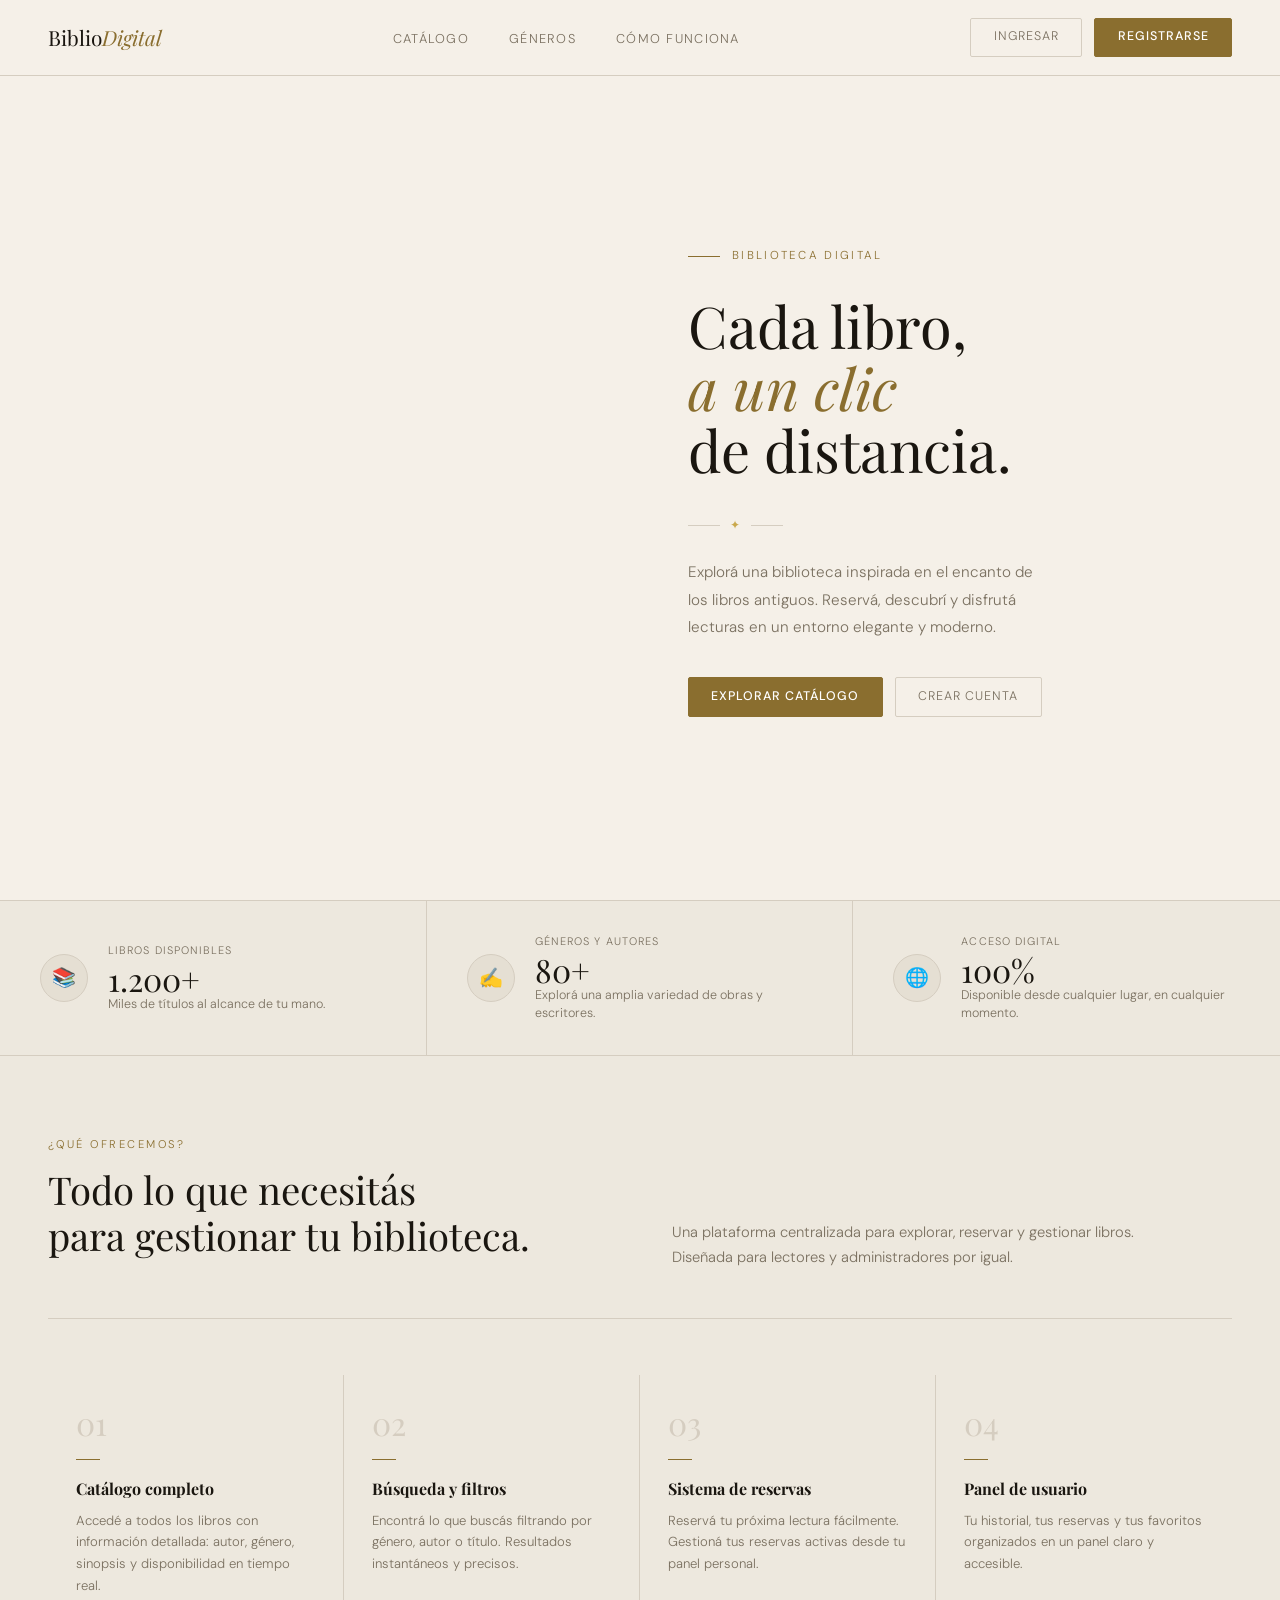
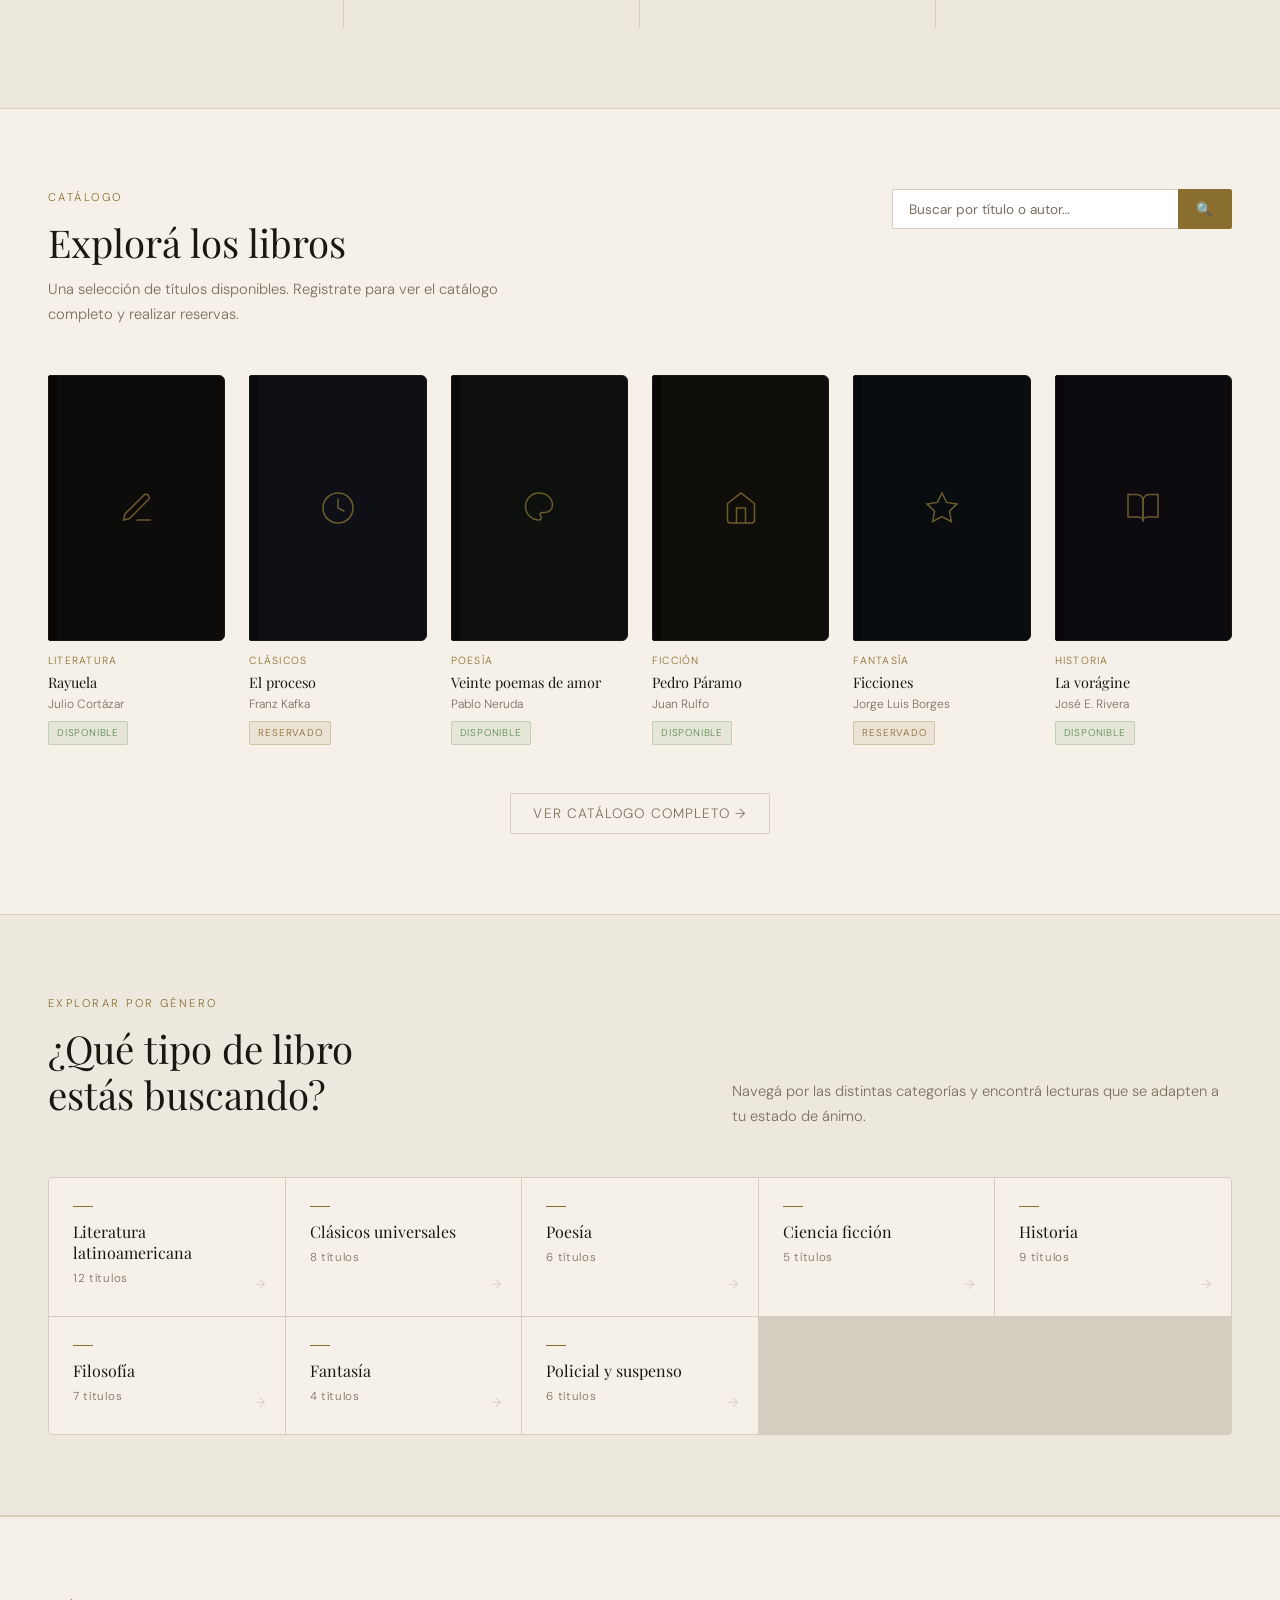
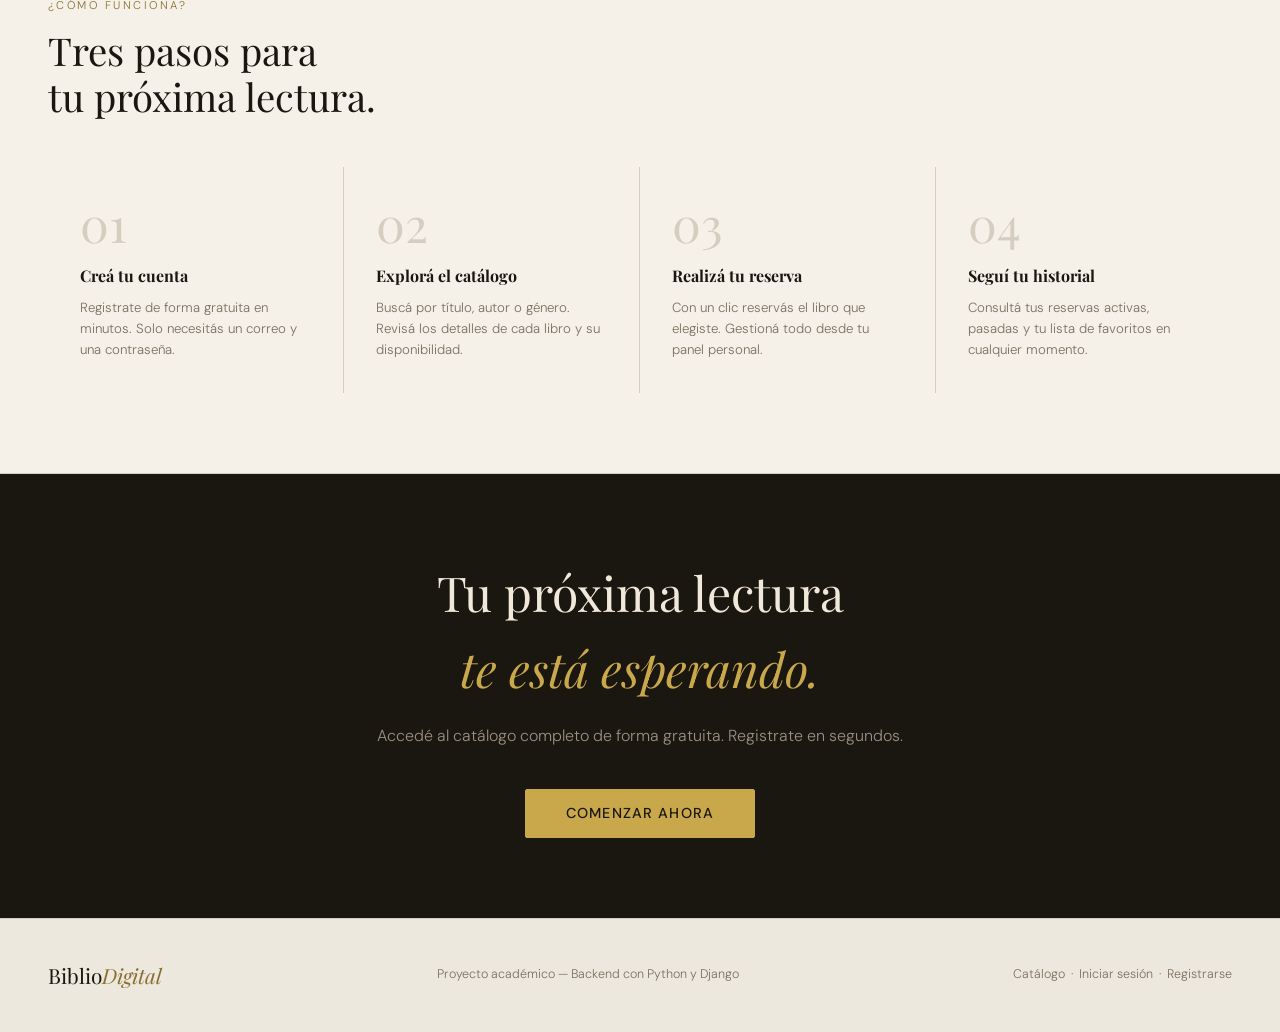
<file: biblioteca_digital/templates/index.html>
<!DOCTYPE html>
<html lang="es">
<head>
  <meta charset="UTF-8">
  <meta name="viewport" content="width=device-width, initial-scale=1.0">
  <title>BiblioDigital</title>
  <link href="https://fonts.googleapis.com/css2?family=Playfair+Display:ital,wght@0,400;0,700;1,400&family=DM+Sans:wght@300;400;500&display=swap" rel="stylesheet">
  <style>
    *, *::before, *::after { box-sizing: border-box; margin: 0; padding: 0; }
    :root {
      --bg: #f5f0e8; --bg-card: #ede8de; --bg-card2: #e5dfd3;
      --gold: #8a6e2f; --gold-light: #c9a84c;
      --dark: #1a1610; --muted: #7a7060; --border: #d5cdc0;
      --font-head: 'Playfair Display', Georgia, serif;
      --font-body: 'DM Sans', sans-serif;
    }
    html { scroll-behavior: smooth; }
    body { background: var(--bg); color: var(--dark); font-family: var(--font-body); font-weight: 300; line-height: 1.6; min-height: 100vh; }
    a { text-decoration: none; color: inherit; }
    ul { list-style: none; }

    nav {
      position: fixed; top: 0; left: 0; right: 0; z-index: 100;
      display: flex; align-items: center; justify-content: space-between;
      padding: 1.1rem 3rem; border-bottom: 1px solid var(--border);
      background: rgba(245,240,232,0.95); backdrop-filter: blur(8px);
    }
    .nav-logo { font-family: var(--font-head); font-size: 1.3rem; color: var(--dark); }
    .nav-logo em { font-style: italic; color: var(--gold); }
    .nav-links { display: flex; gap: 2.5rem; }
    .nav-links a { color: var(--muted); font-size: 0.8rem; letter-spacing: 0.1em; text-transform: uppercase; transition: color .2s; }
    .nav-links a:hover { color: var(--dark); }
    .nav-actions { display: flex; gap: 0.75rem; align-items: center; }
    .btn { font-family: var(--font-body); font-size: 0.78rem; letter-spacing: 0.08em; text-transform: uppercase; padding: 0.55rem 1.4rem; cursor: pointer; text-decoration: none; transition: all .2s; display: inline-flex; align-items: center; gap: 0.5rem; border: none; }
    .btn-ghost { background: transparent; border: 1px solid var(--border); color: var(--muted); border-radius: 2px; }
    .btn-ghost:hover { border-color: var(--gold); color: var(--dark); }
    .btn-primary { background: var(--gold); color: #fff; font-weight: 500; border-radius: 2px; border: 1px solid var(--gold); }
    .btn-primary:hover { background: #7a5e24; }

    /* ── HERO ── */
    .hero {
      min-height: 100vh;
      display: grid;
      grid-template-columns: 1fr 1fr;
      align-items: center;
    }

    .hero-left {
      display: flex; flex-direction: column; justify-content: center;
      padding: 8rem 4rem 4rem 3rem;
    }

    .hero-eyebrow {
      display: flex; align-items: center; gap: 0.75rem;
      font-size: 0.72rem; letter-spacing: 0.2em; text-transform: uppercase;
      color: var(--gold); margin-bottom: 1.75rem;
    }
    .hero-eyebrow::before { content: ''; display: block; width: 2rem; height: 1px; background: var(--gold); }
    .hero h1 { font-family: var(--font-head); font-size: clamp(2.8rem, 4.5vw, 4.5rem); line-height: 1.08; font-weight: 400; color: var(--dark); margin-bottom: 1rem; }
    .hero h1 em { font-style: italic; color: var(--gold); }
    .hero-ornament { display: flex; align-items: center; gap: 0.6rem; margin: 1.25rem 0 1.5rem; }
    .hero-ornament::before, .hero-ornament::after { content: ''; flex: 1; max-width: 2rem; height: 1px; background: var(--border); }
    .hero-ornament span { font-size: 0.75rem; color: var(--gold-light); letter-spacing: 0.15em; }
    .hero-desc { color: var(--muted); font-size: 0.95rem; max-width: 36ch; margin-bottom: 2.25rem; line-height: 1.8; }
    .hero-cta { display: flex; gap: 0.75rem; flex-wrap: wrap; }

    .hero-right {
      display: flex;
      align-items: center;
      justify-content: center;
      padding: 6rem 3rem 4rem 1rem;
    }

    .hero-img-wrap {
      width: 100%;
      max-width: 460px;
      border-radius: 8px;
      overflow: hidden;
      box-shadow:
        0 2px 4px rgba(26,22,16,0.04),
        0 8px 24px rgba(26,22,16,0.10),
        0 24px 48px rgba(26,22,16,0.08);
      border: 1px solid var(--border);
    }

    .hero-img-wrap img {
      width: 100%;
      height: 520px;
      object-fit: cover;
      object-position: center;
      display: block;
    }

    /* ── STATS BAR ── */
    .stats-bar { border-top: 1px solid var(--border); background: var(--bg-card); display: grid; grid-template-columns: repeat(3, 1fr); }
    .stat-item { padding: 2rem 2.5rem; border-right: 1px solid var(--border); display: flex; align-items: center; gap: 1.25rem; }
    .stat-item:last-child { border-right: none; }
    .stat-icon { width: 48px; height: 48px; border-radius: 50%; background: var(--bg-card2); border: 1px solid var(--border); display: flex; align-items: center; justify-content: center; font-size: 1.2rem; flex-shrink: 0; }
    .stat-num { font-family: var(--font-head); font-size: 2rem; color: var(--dark); display: block; line-height: 1; }
    .stat-lbl { font-size: 0.68rem; color: var(--muted); letter-spacing: 0.1em; text-transform: uppercase; display: block; margin-bottom: 0.2rem; }
    .stat-desc { font-size: 0.78rem; color: var(--muted); line-height: 1.5; }

    section { padding: 5rem 3rem; }
    .section-label { font-size: 0.7rem; letter-spacing: 0.22em; text-transform: uppercase; color: var(--gold); margin-bottom: 0.75rem; }
    .section-title { font-family: var(--font-head); font-size: clamp(1.8rem, 3vw, 2.4rem); font-weight: 400; line-height: 1.2; margin-bottom: 0.75rem; color: var(--dark); }
    .section-desc { color: var(--muted); max-width: 50ch; line-height: 1.7; font-size: 0.92rem; }

    .features { background: var(--bg-card); border-top: 1px solid var(--border); border-bottom: 1px solid var(--border); }
    .features-top { display: grid; grid-template-columns: 1fr 1fr; gap: 4rem; align-items: end; margin-bottom: 3.5rem; padding-bottom: 3rem; border-bottom: 1px solid var(--border); }
    .features-grid { display: grid; grid-template-columns: repeat(4, 1fr); gap: 0; }
    .feature-item { padding: 2rem 1.75rem; border-right: 1px solid var(--border); }
    .feature-item:last-child { border-right: none; }
    .feature-num { font-family: var(--font-head); font-size: 2rem; color: var(--border); line-height: 1; margin-bottom: 1.25rem; display: block; }
    .feature-line { width: 1.5rem; height: 1px; background: var(--gold); margin-bottom: 1rem; }
    .feature-title { font-family: var(--font-head); font-size: 1rem; margin-bottom: 0.5rem; color: var(--dark); }
    .feature-desc { font-size: 0.82rem; color: var(--muted); line-height: 1.65; }

    .catalogue-header { display: flex; align-items: flex-start; justify-content: space-between; margin-bottom: 3rem; gap: 2rem; flex-wrap: wrap; }
    .catalogue-search { display: flex; max-width: 340px; width: 100%; }
    .catalogue-search input { flex: 1; padding: 0.65rem 1rem; background: #fff; border: 1px solid var(--border); border-right: none; border-radius: 2px 0 0 2px; color: var(--dark); font-family: var(--font-body); font-size: 0.85rem; outline: none; }
    .catalogue-search input::placeholder { color: var(--muted); }
    .catalogue-search input:focus { border-color: var(--gold); }
    .catalogue-search button { padding: 0.65rem 1.1rem; background: var(--gold); border: 1px solid var(--gold); border-radius: 0 2px 2px 0; cursor: pointer; font-size: 0.85rem; color: #fff; }
    .books-grid { display: grid; grid-template-columns: repeat(auto-fill, minmax(160px, 1fr)); gap: 1.5rem; }
    .book-card { cursor: pointer; transition: transform .2s; }
    .book-card:hover { transform: translateY(-4px); }
    .book-card:hover .book-card-cover { border-color: var(--gold); }
    .book-card-cover { width: 100%; aspect-ratio: 2/3; border-radius: 2px 6px 6px 2px; margin-bottom: 0.75rem; border: 1px solid #1a1610; background: #0d0c0b; display: flex; align-items: center; justify-content: center; transition: border-color .2s; position: relative; overflow: hidden; }
    .book-card-cover::after { content: ''; position: absolute; left: 0; top: 0; bottom: 0; width: 8px; background: rgba(0,0,0,.4); border-radius: 2px 0 0 2px; }
    .book-card-icon { width: 100%; height: 100%; display: flex; align-items: center; justify-content: center; }
    .book-card-icon svg { width: 36px; height: 36px; opacity: 0.5; }
    .book-card-genre { font-size: 0.65rem; letter-spacing: 0.12em; text-transform: uppercase; color: var(--gold); margin-bottom: 0.2rem; }
    .book-card-title { font-family: var(--font-head); font-size: 0.9rem; line-height: 1.3; margin-bottom: 0.2rem; color: var(--dark); }
    .book-card-author { font-size: 0.75rem; color: var(--muted); }
    .available-badge { display: inline-block; margin-top: 0.4rem; font-size: 0.62rem; letter-spacing: 0.08em; text-transform: uppercase; padding: 0.2rem 0.5rem; border-radius: 2px; background: rgba(90,140,80,0.1); color: #5a8c50; border: 1px solid rgba(90,140,80,0.25); }
    .reserved-badge { display: inline-block; margin-top: 0.4rem; font-size: 0.62rem; letter-spacing: 0.08em; text-transform: uppercase; padding: 0.2rem 0.5rem; border-radius: 2px; background: rgba(138,110,47,0.1); color: var(--gold); border: 1px solid rgba(138,110,47,0.25); }
    .view-all-row { text-align: center; margin-top: 3rem; }

    .generos { background: var(--bg-card); border-top: 1px solid var(--border); border-bottom: 1px solid var(--border); }
    .generos-intro { display: flex; align-items: flex-end; justify-content: space-between; margin-bottom: 3rem; gap: 2rem; flex-wrap: wrap; }
    .generos-grid { display: grid; grid-template-columns: repeat(auto-fill, minmax(200px, 1fr)); gap: 1px; background: var(--border); border: 1px solid var(--border); border-radius: 4px; overflow: hidden; }
    .genero-card { background: var(--bg); padding: 1.75rem 1.5rem; cursor: pointer; transition: background .2s; display: flex; flex-direction: column; gap: 0.4rem; position: relative; }
    .genero-card::after { content: '→'; position: absolute; right: 1.25rem; bottom: 1.25rem; font-size: 0.85rem; color: var(--border); transition: color .2s, transform .2s; }
    .genero-card:hover { background: var(--bg-card2); }
    .genero-card:hover::after { color: var(--gold); transform: translateX(3px); }
    .genero-nombre { font-family: var(--font-head); font-size: 1rem; color: var(--dark); line-height: 1.3; }
    .genero-count { font-size: 0.72rem; color: var(--muted); letter-spacing: 0.06em; }
    .genero-line { width: 1.25rem; height: 1px; background: var(--gold); margin-bottom: 0.5rem; }

    .how { border-top: 1px solid var(--border); border-bottom: 1px solid var(--border); }
    .steps { display: grid; grid-template-columns: repeat(auto-fit, minmax(200px, 1fr)); gap: 0; margin-top: 3rem; }
    .step { padding: 2rem; border-right: 1px solid var(--border); }
    .step:last-child { border-right: none; }
    .step-num { font-family: var(--font-head); font-size: 3rem; color: var(--border); line-height: 1; margin-bottom: 1rem; }
    .step-title { font-family: var(--font-head); font-size: 1rem; margin-bottom: 0.5rem; color: var(--dark); }
    .step-desc { font-size: 0.83rem; color: var(--muted); line-height: 1.6; }

    .cta-banner { text-align: center; padding: 5rem 3rem; background: var(--dark); color: #f0e8d8; }
    .cta-banner h2 { font-family: var(--font-head); font-size: clamp(2rem, 4vw, 3rem); font-weight: 400; margin-bottom: 1rem; color: #f0e8d8; }
    .cta-banner h2 em { font-style: italic; color: var(--gold-light); }
    .cta-banner p { color: #9a9080; margin-bottom: 2.5rem; }
    .cta-banner .btn-primary { background: var(--gold-light); border-color: var(--gold-light); color: var(--dark); }
    .cta-banner .btn-primary:hover { background: #d4b05a; }

    footer { background: var(--bg-card); border-top: 1px solid var(--border); padding: 2.5rem 3rem; display: flex; align-items: center; justify-content: space-between; flex-wrap: wrap; gap: 1rem; }
    footer p { font-size: 0.78rem; color: var(--muted); }
    footer a { color: var(--muted); }
    footer a:hover { color: var(--dark); }

    @media (max-width: 900px) {
      .hero { grid-template-columns: 1fr; }
      .hero-right { padding: 0 1.5rem 3rem; }
      .hero-img-wrap { max-width: 100%; }
      .hero-img-wrap img { height: 320px; }
      .hero-left { padding: 7rem 1.5rem 2rem; }
      .stats-bar { grid-template-columns: 1fr; }
      .stat-item { border-right: none; border-bottom: 1px solid var(--border); }
      .features-top { grid-template-columns: 1fr; gap: 1.5rem; }
      .features-grid { grid-template-columns: 1fr 1fr; }
      .feature-item:nth-child(2) { border-right: none; }
    }
    @media (max-width: 768px) {
      nav { padding: 1rem 1.25rem; }
      .nav-links { display: none; }
      section { padding: 3.5rem 1.25rem; }
      footer { padding: 2rem 1.25rem; }
      .generos-grid { grid-template-columns: 1fr 1fr; }
    }
  </style>
</head>
<body>

  <nav>
    <a href="#" class="nav-logo">Biblio<em>Digital</em></a>
    <ul class="nav-links">
      <li><a href="#catalogo">Catálogo</a></li>
      <li><a href="#generos">Géneros</a></li>
      <li><a href="#como-funciona">Cómo funciona</a></li>
    </ul>
    <div class="nav-actions">
      <a href="pages/login.html" class="btn btn-ghost">Ingresar</a>
      <a href="pages/register.html" class="btn btn-primary">Registrarse</a>
    </div>
  </nav>

  <section class="hero">
    <div class="hero-bg"></div>
    <div class="hero-left">
      <p class="hero-eyebrow">Biblioteca digital</p>
      <h1>Cada libro,<br><em>a un clic</em><br>de distancia.</h1>
      <div class="hero-ornament"><span>✦</span></div>
      <p class="hero-desc">
        Explorá una biblioteca inspirada en el encanto de los libros antiguos.
        Reservá, descubrí y disfrutá lecturas en un entorno elegante y moderno.
      </p>
      <div class="hero-cta">
        <a href="#catalogo" class="btn btn-primary">Explorar catálogo</a>
        <a href="pages/register.html" class="btn btn-ghost">Crear cuenta</a>
      </div>
    </div>
  </section>

  <div class="stats-bar">
    <div class="stat-item">
      <div class="stat-icon">📚</div>
      <div>
        <span class="stat-lbl">Libros disponibles</span>
        <span class="stat-num">1.200+</span>
        <p class="stat-desc">Miles de títulos al alcance de tu mano.</p>
      </div>
    </div>
    <div class="stat-item">
      <div class="stat-icon">✍️</div>
      <div>
        <span class="stat-lbl">Géneros y autores</span>
        <span class="stat-num">80+</span>
        <p class="stat-desc">Explorá una amplia variedad de obras y escritores.</p>
      </div>
    </div>
    <div class="stat-item">
      <div class="stat-icon">🌐</div>
      <div>
        <span class="stat-lbl">Acceso digital</span>
        <span class="stat-num">100%</span>
        <p class="stat-desc">Disponible desde cualquier lugar, en cualquier momento.</p>
      </div>
    </div>
  </div>

  <section class="features">
    <div class="features-top">
      <div>
        <p class="section-label">¿Qué ofrecemos?</p>
        <h2 class="section-title">Todo lo que necesitás<br>para gestionar tu biblioteca.</h2>
      </div>
      <p class="section-desc">Una plataforma centralizada para explorar, reservar y gestionar libros. Diseñada para lectores y administradores por igual.</p>
    </div>
    <div class="features-grid">
      <div class="feature-item">
        <span class="feature-num">01</span>
        <div class="feature-line"></div>
        <h3 class="feature-title">Catálogo completo</h3>
        <p class="feature-desc">Accedé a todos los libros con información detallada: autor, género, sinopsis y disponibilidad en tiempo real.</p>
      </div>
      <div class="feature-item">
        <span class="feature-num">02</span>
        <div class="feature-line"></div>
        <h3 class="feature-title">Búsqueda y filtros</h3>
        <p class="feature-desc">Encontrá lo que buscás filtrando por género, autor o título. Resultados instantáneos y precisos.</p>
      </div>
      <div class="feature-item">
        <span class="feature-num">03</span>
        <div class="feature-line"></div>
        <h3 class="feature-title">Sistema de reservas</h3>
        <p class="feature-desc">Reservá tu próxima lectura fácilmente. Gestioná tus reservas activas desde tu panel personal.</p>
      </div>
      <div class="feature-item">
        <span class="feature-num">04</span>
        <div class="feature-line"></div>
        <h3 class="feature-title">Panel de usuario</h3>
        <p class="feature-desc">Tu historial, tus reservas y tus favoritos organizados en un panel claro y accesible.</p>
      </div>
    </div>
  </section>

  <section id="catalogo">
    <div class="catalogue-header">
      <div>
        <p class="section-label">Catálogo</p>
        <h2 class="section-title">Explorá los libros</h2>
        <p class="section-desc">Una selección de títulos disponibles. Registrate para ver el catálogo completo y realizar reservas.</p>
      </div>
      <div class="catalogue-search">
        <input type="text" placeholder="Buscar por título o autor…"/>
        <button>🔍</button>
      </div>
    </div>
    <div class="books-grid">
      <div class="book-card">
        <div class="book-card-cover" style="background:#0d0c0b;">
          <div class="book-card-icon">
            <svg viewBox="0 0 24 24" fill="none" stroke="#c9a84c" stroke-width="1" stroke-linecap="round"><path d="M12 20h9"/><path d="M16.5 3.5a2.121 2.121 0 013 3L7 19l-4 1 1-4L16.5 3.5z"/></svg>
          </div>
        </div>
        <p class="book-card-genre">Literatura</p>
        <p class="book-card-title">Rayuela</p>
        <p class="book-card-author">Julio Cortázar</p>
        <span class="available-badge">Disponible</span>
      </div>
      <div class="book-card">
        <div class="book-card-cover" style="background:#0f1015;">
          <div class="book-card-icon">
            <svg viewBox="0 0 24 24" fill="none" stroke="#c9a84c" stroke-width="1" stroke-linecap="round"><circle cx="12" cy="12" r="10"/><polyline points="12 6 12 12 16 14"/></svg>
          </div>
        </div>
        <p class="book-card-genre">Clásicos</p>
        <p class="book-card-title">El proceso</p>
        <p class="book-card-author">Franz Kafka</p>
        <span class="reserved-badge">Reservado</span>
      </div>
      <div class="book-card">
        <div class="book-card-cover" style="background:#0d100d;">
          <div class="book-card-icon">
            <svg viewBox="0 0 24 24" fill="none" stroke="#c9a84c" stroke-width="1" stroke-linecap="round"><path d="M12 2a9 9 0 000 18c.83 0 1.5-.67 1.5-1.5 0-.39-.15-.74-.39-1.01-.23-.26-.38-.61-.38-.99 0-.83.67-1.5 1.5-1.5H16c2.76 0 5-2.24 5-5 0-4.42-4.03-8-9-8z"/></svg>
          </div>
        </div>
        <p class="book-card-genre">Poesía</p>
        <p class="book-card-title">Veinte poemas de amor</p>
        <p class="book-card-author">Pablo Neruda</p>
        <span class="available-badge">Disponible</span>
      </div>
      <div class="book-card">
        <div class="book-card-cover" style="background:#100e0a;">
          <div class="book-card-icon">
            <svg viewBox="0 0 24 24" fill="none" stroke="#c9a84c" stroke-width="1" stroke-linecap="round"><path d="M3 9l9-7 9 7v11a2 2 0 01-2 2H5a2 2 0 01-2-2z"/><polyline points="9 22 9 12 15 12 15 22"/></svg>
          </div>
        </div>
        <p class="book-card-genre">Ficción</p>
        <p class="book-card-title">Pedro Páramo</p>
        <p class="book-card-author">Juan Rulfo</p>
        <span class="available-badge">Disponible</span>
      </div>
      <div class="book-card">
        <div class="book-card-cover" style="background:#0a0d10;">
          <div class="book-card-icon">
            <svg viewBox="0 0 24 24" fill="none" stroke="#c9a84c" stroke-width="1" stroke-linecap="round"><polygon points="12 2 15.09 8.26 22 9.27 17 14.14 18.18 21.02 12 17.77 5.82 21.02 7 14.14 2 9.27 8.91 8.26 12 2"/></svg>
          </div>
        </div>
        <p class="book-card-genre">Fantasía</p>
        <p class="book-card-title">Ficciones</p>
        <p class="book-card-author">Jorge Luis Borges</p>
        <span class="reserved-badge">Reservado</span>
      </div>
      <div class="book-card">
        <div class="book-card-cover" style="background:#0d0a10;">
          <div class="book-card-icon">
            <svg viewBox="0 0 24 24" fill="none" stroke="#c9a84c" stroke-width="1" stroke-linecap="round"><path d="M2 3h6a4 4 0 014 4v14a3 3 0 00-3-3H2z"/><path d="M22 3h-6a4 4 0 00-4 4v14a3 3 0 013-3h7z"/></svg>
          </div>
        </div>
        <p class="book-card-genre">Historia</p>
        <p class="book-card-title">La vorágine</p>
        <p class="book-card-author">José E. Rivera</p>
        <span class="available-badge">Disponible</span>
      </div>
    </div>
    <div class="view-all-row">
      <a href="pages/catalogo.html" class="btn btn-ghost" style="font-size:.85rem;">Ver catálogo completo →</a>
    </div>
  </section>

  <section class="generos" id="generos">
    <div class="generos-intro">
      <div>
        <p class="section-label">Explorar por género</p>
        <h2 class="section-title">¿Qué tipo de libro<br>estás buscando?</h2>
      </div>
      <p class="section-desc">Navegá por las distintas categorías y encontrá lecturas que se adapten a tu estado de ánimo.</p>
    </div>
    <div class="generos-grid">
      <div class="genero-card"><div class="genero-line"></div><p class="genero-nombre">Literatura latinoamericana</p><p class="genero-count">12 títulos</p></div>
      <div class="genero-card"><div class="genero-line"></div><p class="genero-nombre">Clásicos universales</p><p class="genero-count">8 títulos</p></div>
      <div class="genero-card"><div class="genero-line"></div><p class="genero-nombre">Poesía</p><p class="genero-count">6 títulos</p></div>
      <div class="genero-card"><div class="genero-line"></div><p class="genero-nombre">Ciencia ficción</p><p class="genero-count">5 títulos</p></div>
      <div class="genero-card"><div class="genero-line"></div><p class="genero-nombre">Historia</p><p class="genero-count">9 títulos</p></div>
      <div class="genero-card"><div class="genero-line"></div><p class="genero-nombre">Filosofía</p><p class="genero-count">7 títulos</p></div>
      <div class="genero-card"><div class="genero-line"></div><p class="genero-nombre">Fantasía</p><p class="genero-count">4 títulos</p></div>
      <div class="genero-card"><div class="genero-line"></div><p class="genero-nombre">Policial y suspenso</p><p class="genero-count">6 títulos</p></div>
    </div>
  </section>

  <section class="how" id="como-funciona">
    <p class="section-label">¿Cómo funciona?</p>
    <h2 class="section-title">Tres pasos para<br>tu próxima lectura.</h2>
    <div class="steps">
      <div class="step"><p class="step-num">01</p><h3 class="step-title">Creá tu cuenta</h3><p class="step-desc">Registrate de forma gratuita en minutos. Solo necesitás un correo y una contraseña.</p></div>
      <div class="step"><p class="step-num">02</p><h3 class="step-title">Explorá el catálogo</h3><p class="step-desc">Buscá por título, autor o género. Revisá los detalles de cada libro y su disponibilidad.</p></div>
      <div class="step"><p class="step-num">03</p><h3 class="step-title">Realizá tu reserva</h3><p class="step-desc">Con un clic reservás el libro que elegiste. Gestioná todo desde tu panel personal.</p></div>
      <div class="step"><p class="step-num">04</p><h3 class="step-title">Seguí tu historial</h3><p class="step-desc">Consultá tus reservas activas, pasadas y tu lista de favoritos en cualquier momento.</p></div>
    </div>
  </section>

  <section class="cta-banner">
    <h2>Tu próxima lectura<br><em>te está esperando.</em></h2>
    <p>Accedé al catálogo completo de forma gratuita. Registrate en segundos.</p>
    <a href="pages/register.html" class="btn btn-primary" style="font-size:.9rem; padding:.75rem 2.5rem;">Comenzar ahora</a>
  </section>

  <footer>
    <a href="#" class="nav-logo">Biblio<em>Digital</em></a>
    <p>Proyecto académico — Backend con Python y Django</p>
    <p>
      <a href="#catalogo">Catálogo</a> &nbsp;·&nbsp;
      <a href="pages/login.html">Iniciar sesión</a> &nbsp;·&nbsp;
      <a href="pages/register.html">Registrarse</a>
    </p>
  </footer>

</body>
</html>
</file>
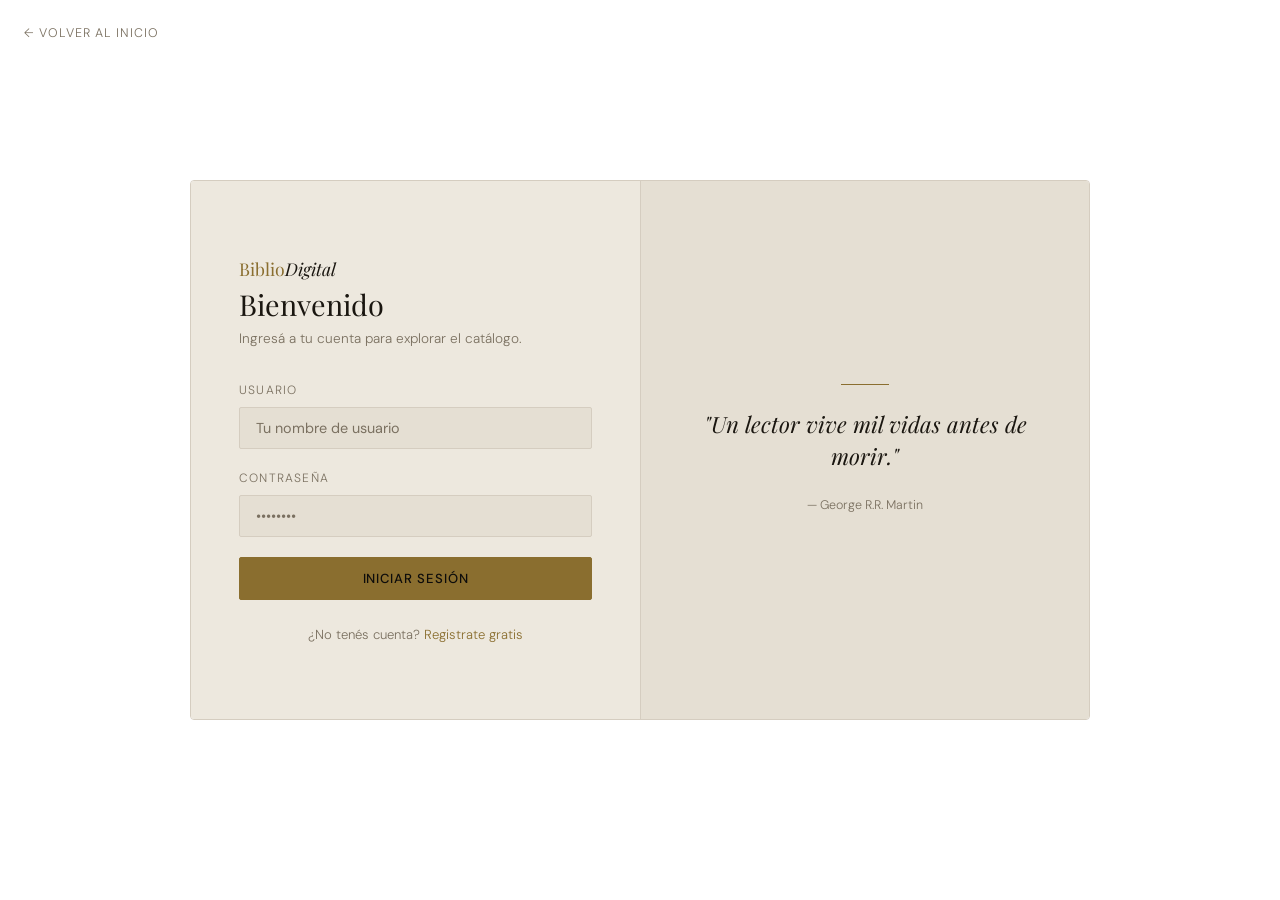
<file: pages/login.html>
<!DOCTYPE html>
<html lang="es">
<head>
  <meta charset="UTF-8"/>
  <meta name="viewport" content="width=device-width, initial-scale=1.0"/>
  <title>Iniciar sesión — BiblioDigital</title>
  <link href="https://fonts.googleapis.com/css2?family=Playfair+Display:ital,wght@0,400;0,700;1,400&family=DM+Sans:wght@300;400;500&display=swap" rel="stylesheet"/>
  <link rel="stylesheet" href="../css/base.css"/>
  <style>
    body { display: flex; align-items: center; justify-content: center; min-height: 100vh; }
    .auth-wrap {
      display: grid; grid-template-columns: 1fr 1fr;
      width: 100%; max-width: 900px; min-height: 540px;
      border: 1px solid var(--border); border-radius: 4px; overflow: hidden;
    }
    .auth-panel { background: var(--bg-card); padding: 3rem; display: flex; flex-direction: column; justify-content: center; }
    .auth-side { background: var(--bg-card2); border-left: 1px solid var(--border); display: flex; flex-direction: column; align-items: center; justify-content: center; padding: 3rem; gap: 1.5rem; text-align: center; }
    .auth-back { position: fixed; top: 1.5rem; left: 1.5rem; font-size: .78rem; color: var(--muted); letter-spacing: .08em; text-transform: uppercase; display: flex; align-items: center; gap: .4rem; }
    .auth-back:hover { color: var(--cream); }
    .auth-logo { font-family: var(--font-head); font-size: 1.1rem; color: var(--gold); margin-bottom: .25rem; }
    .auth-logo span { color: var(--cream); font-style: italic; }
    .auth-title { font-family: var(--font-head); font-size: 1.8rem; margin-bottom: .4rem; }
    .auth-sub { font-size: .85rem; color: var(--muted); margin-bottom: 2rem; }
    .auth-footer { margin-top: 1.5rem; font-size: .82rem; color: var(--muted); text-align: center; }
    .auth-footer a { color: var(--gold); }
    .demo-hint { font-size: .72rem; color: var(--muted); background: var(--bg); border: 1px solid var(--border); border-radius: 3px; padding: .75rem 1rem; line-height: 1.6; width: 100%; }
    .demo-hint strong { color: var(--cream); font-weight: 400; }
    .side-quote { font-family: var(--font-head); font-size: 1.4rem; font-style: italic; color: var(--cream); line-height: 1.4; }
    .side-attr { font-size: .78rem; color: var(--muted); }
    @media (max-width: 660px) { .auth-wrap { grid-template-columns: 1fr; } .auth-side { display: none; } }
  </style>
</head>
<body>
  <a href="/" class="auth-back">← Volver al inicio</a>

  <div class="auth-wrap">
    <div class="auth-panel">
      <p class="auth-logo">Biblio<span>Digital</span></p>
      <h1 class="auth-title">Bienvenido</h1>
      <p class="auth-sub">Ingresá a tu cuenta para explorar el catálogo.</p>

      <form id="login-form">
        <div class="form-group">
          <label class="form-label" for="email">Usuario</label>
          <input class="form-input" type="text" id="email" placeholder="Tu nombre de usuario" required/>
          <p class="form-error" id="err-email"></p>
        </div>
        <div class="form-group">
          <label class="form-label" for="password">Contraseña</label>
          <input class="form-input" type="password" id="password" placeholder="••••••••" required/>
          <p class="form-error" id="err-pass"></p>
        </div>
        <p class="form-error" id="err-general" style="margin-bottom:.75rem;"></p>
        <button type="submit" class="btn btn-primary" style="width:100%;padding:.75rem;">Iniciar sesión</button>
      </form>

      <p class="auth-footer">¿No tenés cuenta? <a href="register.html">Registrate gratis</a></p>
    </div>

    <div class="auth-side">
      <div style="width:3rem;height:1px;background:var(--gold);margin:0 auto;"></div>
      <p class="side-quote">"Un lector vive mil vidas antes de morir."</p>
      <p class="side-attr">— George R.R. Martin</p>

</div>

<script src="../js/utils.js"></script>
  <script>
  async function redirigirSegunRol(token) {
    const res = await fetch('/api/perfil/me/', {
      headers: { 'Authorization': 'Bearer ' + token }
    });
    if (!res.ok) { localStorage.clear(); return; }
    const user = await res.json();
    window.location.href = user.is_staff ? 'panel-admin.html' : 'panel-usuario.html';
  }

  const tokenExistente = localStorage.getItem('access');
  if (tokenExistente) redirigirSegunRol(tokenExistente);

  document.getElementById('login-form').addEventListener('submit', async function(e) {
    e.preventDefault();
    const email    = document.getElementById('email').value.trim();
    const password = document.getElementById('password').value;
    const errG     = document.getElementById('err-general');
    errG.classList.remove('visible');

    try {
      const res = await fetch('/api/token/', {
        method: 'POST',
        headers: { 'Content-Type': 'application/json' },
        body: JSON.stringify({ username: email, password })
      });

      const data = await res.json();

      if (!res.ok) {
        errG.textContent = 'Usuario o contraseña incorrectos.';
        errG.classList.add('visible');
        return;
      }

      localStorage.setItem('access', data.access);
      localStorage.setItem('refresh', data.refresh);
      await redirigirSegunRol(data.access);

    } catch (err) {
      errG.textContent = 'Error de conexión. Verificá que el servidor esté corriendo.';
      errG.classList.add('visible');
    }
  });
</script>
</body>
</html>
</file>
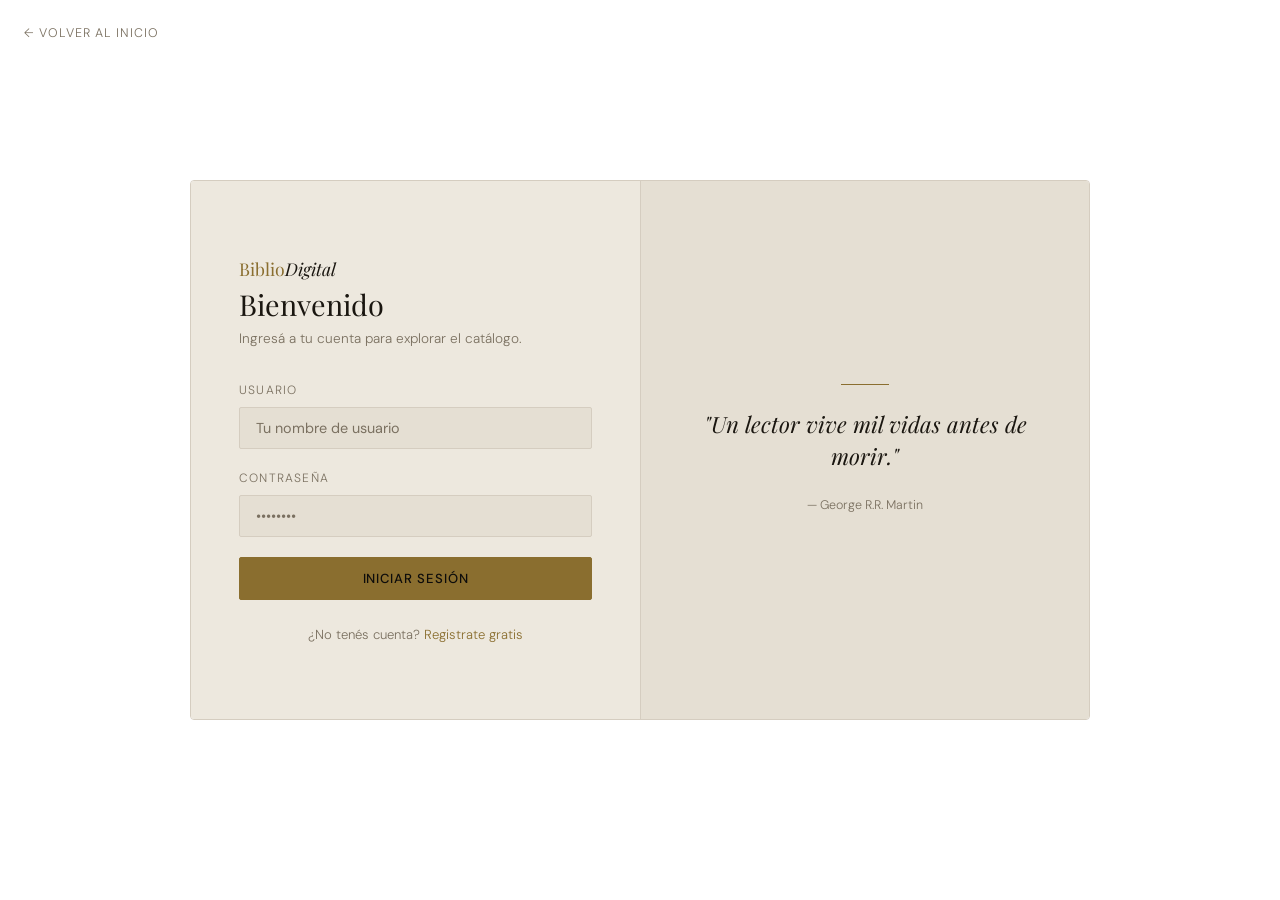
<file: pages/panel-admin.html>
<!DOCTYPE html>
<html lang="es">
<head>
  <meta charset="UTF-8"/>
  <meta name="viewport" content="width=device-width, initial-scale=1.0"/>
  <title>Panel administración — BiblioDigital</title>
  <link href="https://fonts.googleapis.com/css2?family=Playfair+Display:ital,wght@0,400;0,700;1,400&family=DM+Sans:wght@300;400;500&display=swap" rel="stylesheet"/>
  <link rel="stylesheet" href="../css/base.css"/>
  <style>
    .adm-layout { display: grid; grid-template-columns: 220px 1fr; min-height: calc(100vh - 4.5rem); }

    .adm-sidebar {
      background: var(--bg-card); border-right: 1px solid var(--border);
      padding: 1.75rem 0; position: sticky; top: 4.5rem;
      height: calc(100vh - 4.5rem); overflow-y: auto;
    }
    .adm-sidebar-title {
      font-size: .65rem; letter-spacing: .18em; text-transform: uppercase;
      color: var(--muted); padding: 0 1.25rem; margin-bottom: .5rem;
    }
    .adm-link {
      display: flex; align-items: center; gap: .6rem;
      padding: .55rem 1.25rem; font-size: .84rem; color: var(--muted);
      cursor: pointer; transition: all .15s; border: none; background: none;
      width: 100%; text-align: left;
    }
    .adm-link:hover { background: var(--bg-card2); color: var(--cream); }
    .adm-link.active { background: rgba(201,168,76,.1); color: var(--gold); }
    .adm-link-icon { font-size: .95rem; width: 18px; text-align: center; }

    .adm-main { padding: 2.5rem; }
    .adm-page { display: none; }
    .adm-page.active { display: block; }

    .page-top {
      display: flex; align-items: center; justify-content: space-between;
      margin-bottom: 2rem; flex-wrap: wrap; gap: 1rem;
    }
    .page-top h1 { font-size: 1.6rem; }

    .stat-row {
      display: grid; grid-template-columns: repeat(auto-fit, minmax(130px,1fr));
      gap: 1rem; margin-bottom: 2.5rem;
    }
    .stat-card {
      background: var(--bg-card); border: 1px solid var(--border);
      border-radius: 4px; padding: 1.1rem 1.25rem;
    }
    .stat-num { font-family: var(--font-head); font-size: 1.8rem; color: var(--gold); }
    .stat-lbl { font-size: .7rem; letter-spacing: .1em; text-transform: uppercase; color: var(--muted); }

    .table-toolbar {
      display: flex; align-items: center; gap: .75rem; margin-bottom: 1.25rem; flex-wrap: wrap;
    }
    .tbl-search {
      flex: 1; min-width: 180px; padding: .55rem .9rem;
      background: var(--bg-card2); border: 1px solid var(--border); border-radius: 2px;
      color: var(--cream); font-family: var(--font-body); font-size: .84rem; outline: none;
    }
    .tbl-search:focus { border-color: var(--gold-dim); }
    .tbl-search::placeholder { color: var(--muted); }

    .action-btn {
      background: none; border: none; cursor: pointer;
      font-size: .78rem; letter-spacing: .06em; text-transform: uppercase;
      padding: .3rem .7rem; border-radius: 2px; transition: all .15s;
    }
    .action-edit { color: var(--gold-dim); border: 1px solid rgba(138,110,47,.3); }
    .action-edit:hover { color: var(--gold); border-color: var(--gold-dim); }
    .action-del  { color: #c07070; border: 1px solid rgba(192,112,112,.25); }
    .action-del:hover { color: #e07070; border-color: #a05050; }

    .modal-backdrop {
      position: fixed; inset: 0; background: rgba(0,0,0,.8);
      z-index: 300; display: none; align-items: center; justify-content: center; padding: 1.5rem;
    }
    .modal-backdrop.open { display: flex; }
    .modal-box {
      background: var(--bg-card); border: 1px solid var(--border);
      border-radius: 4px; width: 100%; max-width: 520px; max-height: 90vh; overflow-y: auto;
    }
    .modal-hdr {
      display: flex; align-items: center; justify-content: space-between;
      padding: 1.25rem 1.5rem; border-bottom: 1px solid var(--border);
    }
    .modal-hdr h2 { font-size: 1.1rem; }
    .modal-close { background: none; border: none; color: var(--muted); font-size: 1.3rem; cursor: pointer; }
    .modal-close:hover { color: var(--cream); }
    .modal-body { padding: 1.5rem; }
    .modal-footer {
      padding: 1rem 1.5rem; border-top: 1px solid var(--border);
      display: flex; justify-content: flex-end; gap: .75rem;
    }

    @media(max-width:768px){
      .adm-layout { grid-template-columns: 1fr; }
      .adm-sidebar { display: none; }
      .adm-main { padding: 1.5rem 1.25rem; }
    }
    /* Navbar override para paleta crema */
    .navbar {
      background: rgba(245,240,232,0.97) !important;
      border-bottom: 1px solid var(--border) !important;
    }
    .navbar .nav-logo { color: var(--dark, #1a1610) !important; }
    .nav-links a { color: var(--muted) !important; }
    .nav-links a:hover { color: var(--dark, #1a1610) !important; }

    .adm-sidebar {
      background: var(--bg-card);
      border-right: 1px solid var(--border);
    }
    .adm-link { color: var(--muted); }
    .adm-link:hover { background: var(--bg-card2); color: #1a1610; }
    .adm-link.active { background: rgba(138,110,47,.08); color: var(--gold); }
  </style>
</head>
<body>
  <nav class="navbar" id="main-nav"></nav>

  <div class="page-content">
    <div class="adm-layout">

      <!-- SIDEBAR -->
        <div class="adm-sidebar">
        <p class="adm-sidebar-title" style="margin-bottom:1rem;">Panel admin</p>
        <button class="adm-link active" onclick="showPage('dashboard',this)">
          <span class="adm-link-icon">
            <svg width="15" height="15" viewBox="0 0 24 24" fill="none" stroke="currentColor" stroke-width="1.5"><rect x="3" y="3" width="7" height="7"/><rect x="14" y="3" width="7" height="7"/><rect x="3" y="14" width="7" height="7"/><rect x="14" y="14" width="7" height="7"/></svg>
          </span>Dashboard</button>
        <button class="adm-link" onclick="showPage('libros',this)">
          <span class="adm-link-icon">
            <svg width="15" height="15" viewBox="0 0 24 24" fill="none" stroke="currentColor" stroke-width="1.5"><path d="M4 19.5A2.5 2.5 0 016.5 17H20"/><path d="M6.5 2H20v20H6.5A2.5 2.5 0 014 19.5v-15A2.5 2.5 0 016.5 2z"/></svg>
          </span>Libros</button>
        <button class="adm-link" onclick="showPage('autores',this)">
          <span class="adm-link-icon">
            <svg width="15" height="15" viewBox="0 0 24 24" fill="none" stroke="currentColor" stroke-width="1.5"><path d="M12 20h9"/><path d="M16.5 3.5a2.121 2.121 0 013 3L7 19l-4 1 1-4L16.5 3.5z"/></svg>
          </span>Autores</button>
        <button class="adm-link" onclick="showPage('generos',this)">
          <span class="adm-link-icon">
            <svg width="15" height="15" viewBox="0 0 24 24" fill="none" stroke="currentColor" stroke-width="1.5"><path d="M20.59 13.41l-7.17 7.17a2 2 0 01-2.83 0L2 12V2h10l8.59 8.59a2 2 0 010 2.82z"/><line x1="7" y1="7" x2="7.01" y2="7"/></svg>
          </span>Géneros</button>
        <button class="adm-link" onclick="showPage('reservas',this)">
          <span class="adm-link-icon">
            <svg width="15" height="15" viewBox="0 0 24 24" fill="none" stroke="currentColor" stroke-width="1.5"><rect x="3" y="4" width="18" height="18" rx="2"/><line x1="16" y1="2" x2="16" y2="6"/><line x1="8" y1="2" x2="8" y2="6"/><line x1="3" y1="10" x2="21" y2="10"/></svg>
          </span>Reservas</button>
        <button class="adm-link" onclick="showPage('usuarios',this)">
          <span class="adm-link-icon">
            <svg width="15" height="15" viewBox="0 0 24 24" fill="none" stroke="currentColor" stroke-width="1.5"><path d="M17 21v-2a4 4 0 00-4-4H5a4 4 0 00-4 4v2"/><circle cx="9" cy="7" r="4"/><path d="M23 21v-2a4 4 0 00-3-3.87"/><path d="M16 3.13a4 4 0 010 7.75"/></svg>
          </span>Usuarios</button>
        <hr class="divider" style="margin:1rem 0;"/>
        <button class="adm-link" onclick="Auth.logout()">
          <span class="adm-link-icon">
            <svg width="15" height="15" viewBox="0 0 24 24" fill="none" stroke="currentColor" stroke-width="1.5"><path d="M9 21H5a2 2 0 01-2-2V5a2 2 0 012-2h4"/><polyline points="16 17 21 12 16 7"/><line x1="21" y1="12" x2="9" y2="12"/></svg>
          </span>Cerrar sesión</button>
      </div>

      <!-- MAIN -->
      <div class="adm-main">

        <!-- DASHBOARD -->
        <div class="adm-page active" id="page-dashboard">
          <div class="page-top"><h1>Dashboard</h1></div>
          <div class="stat-row" id="dash-stats"></div>
          <h2 style="font-size:1rem;margin-bottom:1rem;">Reservas recientes</h2>
          <div class="table-wrap">
            <table id="dash-reservas-table"></table>
          </div>
        </div>

        <!-- LIBROS -->
        <div class="adm-page" id="page-libros">
          <div class="page-top">
            <h1>Libros</h1>
            <button class="btn btn-primary btn-sm" onclick="openModal('libro')">+ Agregar libro</button>
          </div>
          <div class="table-toolbar">
            <input class="tbl-search" type="text" placeholder="Buscar libro…" oninput="filterTable(this,'libros-table')"/>
          </div>
          <div class="table-wrap"><table id="libros-table"></table></div>
        </div>

        <!-- AUTORES -->
        <div class="adm-page" id="page-autores">
          <div class="page-top">
            <h1>Autores</h1>
            <button class="btn btn-primary btn-sm" onclick="openModal('autor')">+ Agregar autor</button>
          </div>
          <div class="table-toolbar">
            <input class="tbl-search" type="text" placeholder="Buscar autor…" oninput="filterTable(this,'autores-table')"/>
          </div>
          <div class="table-wrap"><table id="autores-table"></table></div>
        </div>

        <!-- GENEROS -->
        <div class="adm-page" id="page-generos">
          <div class="page-top">
            <h1>Géneros</h1>
            <button class="btn btn-primary btn-sm" onclick="openModal('genero')">+ Agregar género</button>
          </div>
          <div class="table-wrap"><table id="generos-table"></table></div>
        </div>

        <!-- RESERVAS -->
        <div class="adm-page" id="page-reservas">
          <div class="page-top"><h1>Reservas</h1></div>
          <div class="table-toolbar">
            <input class="tbl-search" type="text" placeholder="Buscar reserva…" oninput="filterTable(this,'reservas-table')"/>
          </div>
          <div class="table-wrap"><table id="reservas-table"></table></div>
        </div>

        <!-- USUARIOS -->
        <div class="adm-page" id="page-usuarios">
          <div class="page-top"><h1>Usuarios</h1></div>
          <div class="table-wrap"><table id="usuarios-table"></table></div>
        </div>

      </div><!-- /adm-main -->
    </div>
  </div>

  <!-- MODAL -->
  <div class="modal-backdrop" id="modal">
    <div class="modal-box">
      <div class="modal-hdr">
        <h2 id="modal-title">Formulario</h2>
        <button class="modal-close" onclick="closeModal()">✕</button>
      </div>
      <div class="modal-body" id="modal-body"></div>
      <div class="modal-footer">
        <button class="btn btn-ghost btn-sm" onclick="closeModal()">Cancelar</button>
        <button class="btn btn-primary btn-sm" onclick="saveForm()">Guardar</button>
      </div>
    </div>
  </div>

  <script src="../js/data.js"></script>
  <script src="../js/utils.js"></script>
  <script>
    renderNav();
    const token = localStorage.getItem('access');
    if (!token) window.location.href = 'login.html';

    let currentModal = null;

    // ── PAGE SWITCHING ──
    function showPage(id, btn) {
      document.querySelectorAll('.adm-page').forEach(p => p.classList.remove('active'));
      document.querySelectorAll('.adm-link').forEach(b => b.classList.remove('active'));
      document.getElementById('page-' + id).classList.add('active');
      btn.classList.add('active');
      renderPage(id);
    }

    function renderPage(id) {
      if (id === 'dashboard') renderDashboard();
      if (id === 'libros')    renderLibros();
      if (id === 'autores')   renderAutores();
      if (id === 'generos')   renderGeneros();
      if (id === 'reservas')  renderReservas();
      if (id === 'usuarios')  renderUsuarios();
    }

    // ── FILTER ──
    function filterTable(input, tableId) {
      const q = input.value.toLowerCase();
      document.querySelectorAll(`#${tableId} tbody tr`).forEach(tr => {
        tr.style.display = tr.textContent.toLowerCase().includes(q) ? '' : 'none';
      });
    }

    // ── DASHBOARD ──
    async function renderDashboard() {
      const [librosRes, reservasRes, usuariosRes] = await Promise.all([
        fetchConToken('/api/libros/'),
        fetchConToken('/api/reservas/'),
        fetchConToken('/api/usuarios/')
      ]);
      const libros = await librosRes.json();
      const reservas = await reservasRes.json();
      const usuarios = await usuariosRes.json();

      const avail = libros.filter(b => b.disponible).length;
      document.getElementById('dash-stats').innerHTML = `
        <div class="stat-card"><p class="stat-num">${libros.length}</p><p class="stat-lbl">Libros</p></div>
        <div class="stat-card"><p class="stat-num">${avail}</p><p class="stat-lbl">Disponibles</p></div>
        <div class="stat-card"><p class="stat-num">${reservas.length}</p><p class="stat-lbl">Reservas</p></div>
        <div class="stat-card"><p class="stat-num">${usuarios.length}</p><p class="stat-lbl">Usuarios</p></div>`;

      const rows = reservas.slice(-5).reverse().map(r => `
        <tr>
          <td>${r.libro_titulo || '—'}</td>
          <td>${r.usuario_nombre || '—'}</td>
          <td>${r.fecha_reserva}</td>
          <td><span class="badge ${r.estado === 'activa' ? 'badge-available' : 'badge-reserved'}">${r.estado}</span></td>
        </tr>`).join('');

      document.getElementById('dash-reservas-table').innerHTML = `
        <thead><tr><th>Libro</th><th>Usuario</th><th>Fecha</th><th>Estado</th></tr></thead>
        <tbody>${rows}</tbody>`;
    }

    
    // ── LIBROS ──
    let cacheLibros = [];

    async function renderLibros() {
      const res = await fetchConToken('/api/libros/');
      cacheLibros = await res.json();

      const rows = cacheLibros.map(b => `
        <tr>
          <td>${b.portada || '📖'} ${b.titulo}</td>
          <td>${b.autor_nombre || '—'}</td>
          <td>${b.genero_nombre || '—'}</td>
          <td>${b.anio || ''}</td>
          <td><span class="badge ${b.disponible ? 'badge-available' : 'badge-reserved'}">${b.disponible ? 'Disponible' : 'Reservado'}</span></td>
          <td>
            <button class="action-btn action-edit" onclick="openModal('libro',${b.id})">Editar</button>
            <button class="action-btn action-del"  onclick="deleteItem('libro',${b.id})">Eliminar</button>
          </td>
        </tr>`).join('');

      document.getElementById('libros-table').innerHTML = `
        <thead><tr><th>Título</th><th>Autor</th><th>Género</th><th>Año</th><th>Estado</th><th>Acciones</th></tr></thead>
        <tbody>${rows}</tbody>`;
    }

    // ── AUTORES ──
    let cacheAutores = [];

    async function renderAutores() {
      const res = await fetchConToken('/api/autores/');
      cacheAutores = await res.json();

      const rows = cacheAutores.map(a => `
        <tr>
          <td>${a.nombre}</td>
          <td>${a.nacionalidad || '—'}</td>
          <td>
            <button class="action-btn action-edit" onclick="openModal('autor',${a.id})">Editar</button>
            <button class="action-btn action-del"  onclick="deleteItem('autor',${a.id})">Eliminar</button>
          </td>
        </tr>`).join('');

      document.getElementById('autores-table').innerHTML = `
        <thead><tr><th>Nombre</th><th>Nacionalidad</th><th>Acciones</th></tr></thead>
        <tbody>${rows}</tbody>`;
    }

    // ── GENEROS ──
    let cacheGeneros = [];

    async function renderGeneros() {
      const res = await fetchConToken('/api/generos/');
      cacheGeneros = await res.json();

      const rows = cacheGeneros.map(g => `
        <tr>
          <td>${g.nombre}</td>
          <td>
            <button class="action-btn action-edit" onclick="openModal('genero',${g.id})">Editar</button>
            <button class="action-btn action-del"  onclick="deleteItem('genero',${g.id})">Eliminar</button>
          </td>
        </tr>`).join('');

      document.getElementById('generos-table').innerHTML = `
        <thead><tr><th>Nombre</th><th>Acciones</th></tr></thead>
        <tbody>${rows}</tbody>`;
    }

    // ── RESERVAS ──
    async function renderReservas() {
      const res = await fetchConToken('/api/reservas/');
      const reservas = await res.json();

      const rows = reservas.map(r => `
        <tr>
          <td>${r.libro_titulo || '—'}</td>
          <td>${r.usuario_nombre || '—'}</td>
          <td>${r.fecha_reserva}</td>
          <td>${r.fecha_devolucion}</td>
          <td><span class="badge ${r.estado === 'activa' ? 'badge-available' : 'badge-reserved'}">${r.estado}</span></td>
          <td><button class="action-btn action-del" onclick="deleteItem('reserva',${r.id})">Cancelar</button></td>
        </tr>`).join('');

      document.getElementById('reservas-table').innerHTML = `
        <thead><tr><th>Libro</th><th>Usuario</th><th>Reserva</th><th>Devolución</th><th>Estado</th><th></th></tr></thead>
        <tbody>${rows}</tbody>`;
    }

    // ── USUARIOS ──
    async function renderUsuarios() {
      const res = await fetchConToken('/api/usuarios/');
      const usuarios = await res.json();

      const rows = usuarios.map(u => `
        <tr>
          <td>${u.first_name || u.username}</td>
          <td>${u.email}</td>
          <td><span class="badge ${u.is_staff ? 'badge-admin' : 'badge-user'}">${u.is_staff ? 'admin' : 'usuario'}</span></td>
          <td><button class="action-btn action-del" onclick="deleteItem('usuario',${u.id})">Eliminar</button></td>
        </tr>`).join('');

      document.getElementById('usuarios-table').innerHTML = `
        <thead><tr><th>Nombre</th><th>Email</th><th>Rol</th><th></th></tr></thead>
        <tbody>${rows}</tbody>`;
    }

    // ── MODAL FORMS ──
    async function openModal(type, id = null) {
      currentModal = { type, id };
      const map = { libro: 'Libro', autor: 'Autor', genero: 'Género' };
      document.getElementById('modal-title').textContent = (id ? 'Editar ' : 'Agregar ') + (map[type] || type);

      let html = '';

      if (type === 'libro') {
        const b = id ? cacheLibros.find(x => x.id === id) : {};
        const [autoresRes, generosRes] = await Promise.all([
          fetchConToken('/api/autores/'),
          fetchConToken('/api/generos/')
        ]);
        const autores = await autoresRes.json();
        const generos = await generosRes.json();

        const authorOpts = autores.map(a =>
          `<option value="${a.id}" ${b.autor === a.id ? 'selected' : ''}>${a.nombre}</option>`
        ).join('');
        const genreOpts = generos.map(g =>
          `<option value="${g.id}" ${b.genero === g.id ? 'selected' : ''}>${g.nombre}</option>`
        ).join('');
        html = `
          <div class="form-group">
            <label class="form-label">Título</label>
            <input class="form-input" id="f-titulo" value="${b.titulo || ''}"/>
          </div>
          <div class="form-group">
            <label class="form-label">Autor</label>
            <select class="form-select" id="f-autor">${authorOpts}</select>
          </div>
          <div class="form-group">
            <label class="form-label">Género</label>
            <select class="form-select" id="f-genero">${genreOpts}</select>
          </div>
          <div class="form-group">
            <label class="form-label">Año</label>
            <input class="form-input" id="f-anio" type="number" value="${b.anio || ''}"/>
          </div>
          <div class="form-group">
            <label class="form-label">ISBN</label>
            <input class="form-input" id="f-isbn" value="${b.isbn || ''}"/>
          </div>
          <div class="form-group">
            <label class="form-label">Descripción</label>
            <textarea class="form-textarea" id="f-desc">${b.descripcion || ''}</textarea>
          </div>`;

      } else if (type === 'autor') {
        const a = id ? cacheAutores.find(x => x.id === id) : {};
        html = `
          <div class="form-group">
            <label class="form-label">Nombre</label>
            <input class="form-input" id="f-nombre" value="${a.nombre || ''}"/>
          </div>
          <div class="form-group">
            <label class="form-label">Nacionalidad</label>
            <input class="form-input" id="f-nac" value="${a.nacionalidad || ''}"/>
          </div>
          <div class="form-group">
            <label class="form-label">Biografía</label>
            <textarea class="form-textarea" id="f-bio">${a.bio || ''}</textarea>
          </div>`;

      } else if (type === 'genero') {
        const g = id ? cacheGeneros.find(x => x.id === id) : {};
        html = `
          <div class="form-group">
            <label class="form-label">Nombre del género</label>
            <input class="form-input" id="f-gnombre" value="${g.nombre || ''}"/>
          </div>`;
      }

      document.getElementById('modal-body').innerHTML = html;
      document.getElementById('modal').classList.add('open');
    }

    function closeModal() {
      document.getElementById('modal').classList.remove('open');
      currentModal = null;
    }

    async function saveForm() {
      if (!currentModal) return;
      const { type, id } = currentModal;

      if (type === 'libro') {
        const titulo = document.getElementById('f-titulo').value.trim();
        if (!titulo) { showToast('El título es requerido', 'error'); return; }

        const payload = {
          titulo,
          autor:       +document.getElementById('f-autor').value,
          genero:      +document.getElementById('f-genero').value,
          anio:        +document.getElementById('f-anio').value,
          isbn:         document.getElementById('f-isbn').value,
          descripcion:  document.getElementById('f-desc').value,
          disponible:  true,
          portada:     '📖'
        };

        const url = id ? `/api/libros/${id}/` : '/api/libros/';
        const method = id ? 'PUT' : 'POST';

        const res = await fetchConToken(url, {
          method,
          headers: { 'Content-Type': 'application/json' },
          body: JSON.stringify(payload)
        });

        if (!res.ok) {
          const err = await res.json();
          showToast('Error al guardar: ' + JSON.stringify(err), 'error');
          return;
        }

        await renderLibros();

      } else if (type === 'autor') {
        const nombre = document.getElementById('f-nombre').value.trim();
        if (!nombre) { showToast('El nombre es requerido', 'error'); return; }

        const payload = {
          nombre,
          nacionalidad: document.getElementById('f-nac').value,
          bio:          document.getElementById('f-bio').value
        };

        const url = id ? `/api/autores/${id}/` : '/api/autores/';
        const method = id ? 'PUT' : 'POST';

        const res = await fetchConToken(url, {
          method,
          headers: { 'Content-Type': 'application/json' },
          body: JSON.stringify(payload)
        });

        if (!res.ok) {
          const err = await res.json();
          showToast('Error al guardar: ' + JSON.stringify(err), 'error');
          return;
        }

        await renderAutores();

      } else if (type === 'genero') {
        const nombre = document.getElementById('f-gnombre').value.trim();
        if (!nombre) { showToast('El nombre es requerido', 'error'); return; }

        const url = id ? `/api/generos/${id}/` : '/api/generos/';
        const method = id ? 'PUT' : 'POST';

        const res = await fetchConToken(url, {
          method,
          headers: { 'Content-Type': 'application/json' },
          body: JSON.stringify({ nombre })
        });

        if (!res.ok) {
          const err = await res.json();
          showToast('Error al guardar: ' + JSON.stringify(err), 'error');
          return;
        }

        await renderGeneros();
      }

      closeModal();
      showToast('Guardado correctamente');
    }

    async function deleteItem(type, id) {
      if (!confirm('¿Confirmás la eliminación?')) return;
      if (type === 'libro') {
        await fetchConToken(`/api/libros/${id}/`, { method: 'DELETE' });
        await renderLibros();
        showToast('Eliminado correctamente');
        return;
      }
      if (type === 'autor') {
        await fetchConToken(`/api/autores/${id}/`, { method: 'DELETE' });
        await renderAutores();
        showToast('Eliminado correctamente');
        return;
      }
      if (type === 'genero') {
        await fetchConToken(`/api/generos/${id}/`, { method: 'DELETE' });
        await renderGeneros();
        showToast('Eliminado correctamente');
        return;
      }
      if (type === 'reserva') {
        await fetchConToken(`/api/reservas/${id}/`, { method: 'DELETE' });
        await renderReservas();
        showToast('Reserva cancelada');
        return;
      }
      if (type === 'usuario') {
        await fetchConToken(`/api/usuarios/${id}/`, { method: 'DELETE' });
        await renderUsuarios();
        showToast('Usuario eliminado');
        return;
      }
      showToast('Eliminado correctamente');
    }

    document.getElementById('modal').addEventListener('click', e => {
      if (e.target === e.currentTarget) closeModal();
    });

    // Init
    renderDashboard();
  </script>
</body>
</html>
</file>
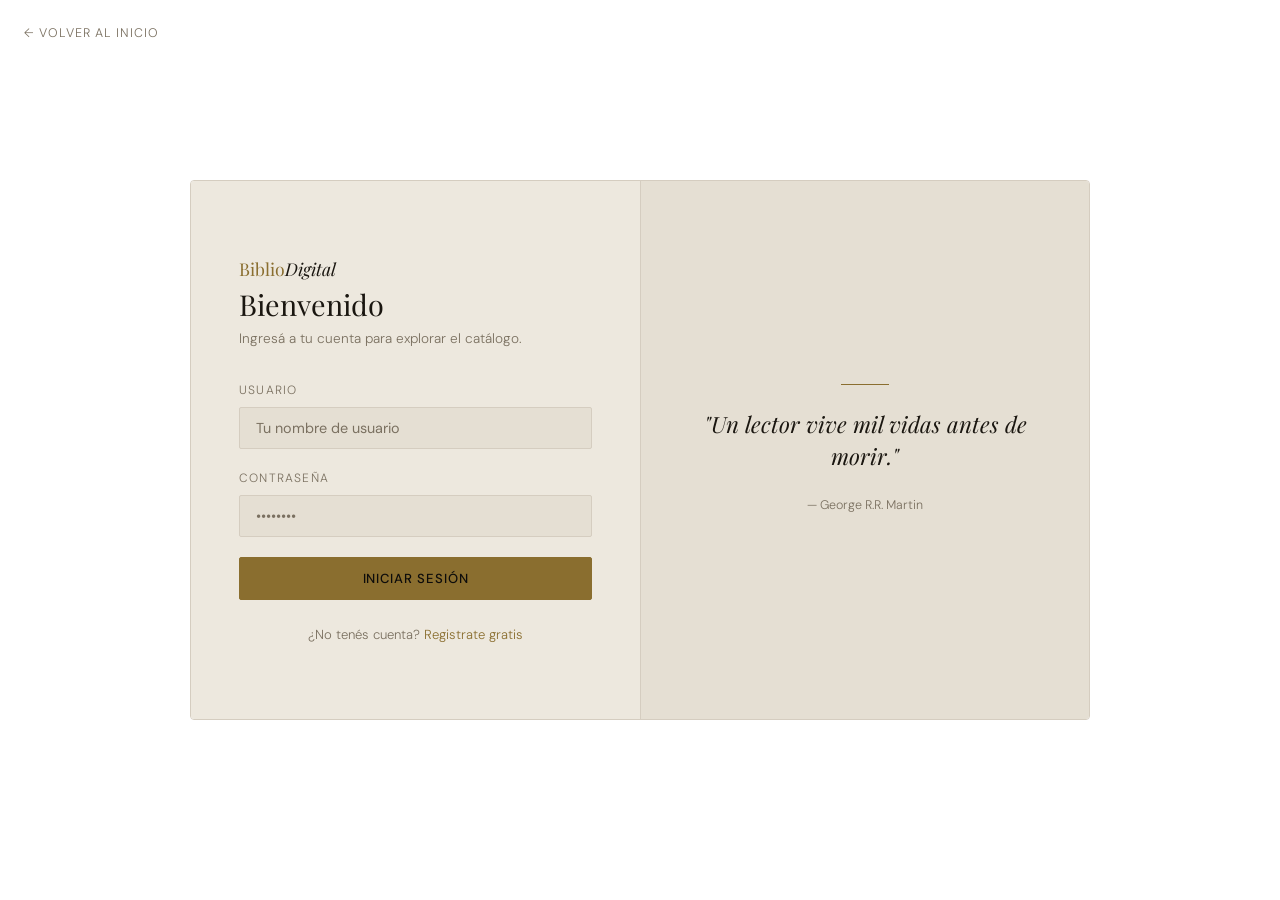
<file: pages/panel-usuario.html>
<!DOCTYPE html>
<html lang="es">
<head>
  <meta charset="UTF-8"/>
  <meta name="viewport" content="width=device-width, initial-scale=1.0"/>
  <title>Mi panel — BiblioDigital</title>
  <link href="https://fonts.googleapis.com/css2?family=Playfair+Display:ital,wght@0,400;0,700;1,400&family=DM+Sans:wght@300;400;500&display=swap" rel="stylesheet"/>
  <link rel="stylesheet" href="../css/base.css"/>
  <style>
    .panel-header { padding: 6rem 3rem 2rem; border-bottom: 1px solid var(--border); background: var(--bg-card); display: flex; align-items: center; gap: 1.25rem; }
    .avatar { width: 52px; height: 52px; border-radius: 50%; background: rgba(201,168,76,0.15); border: 1px solid var(--gold-dim); display: flex; align-items: center; justify-content: center; font-family: var(--font-head); font-size: 1.3rem; color: var(--gold); }
    .panel-header h1 { font-size: 1.6rem; margin-bottom: .1rem; }
    .panel-header p  { font-size: .85rem; color: var(--muted); }

    .panel-tabs { padding: 0 3rem; background: var(--bg-card); border-bottom: 1px solid var(--border); display: flex; }
    .tab-btn { padding: .9rem 1.5rem; background: none; border: none; color: var(--muted); font-family: var(--font-body); font-size: .82rem; letter-spacing: .08em; text-transform: uppercase; cursor: pointer; border-bottom: 2px solid transparent; transition: all .2s; margin-bottom: -1px; }
    .tab-btn:hover { color: var(--cream); }
    .tab-btn.active { color: var(--gold); border-bottom-color: var(--gold); }

    .tab-content { display: none; padding: 2.5rem 3rem; }
    .tab-content.active { display: block; }

    .stat-row { display: grid; grid-template-columns: repeat(auto-fit, minmax(150px,1fr)); gap: 1rem; margin-bottom: 2.5rem; }
    .stat-card { background: var(--bg-card); border: 1px solid var(--border); border-radius: 4px; padding: 1.25rem; }
    .stat-num { font-family: var(--font-head); font-size: 2rem; color: var(--gold); }
    .stat-lbl { font-size: .72rem; letter-spacing: .1em; text-transform: uppercase; color: var(--muted); }

    .res-card { background: var(--bg-card); border: 1px solid var(--border); border-radius: 4px; padding: 1.25rem 1.5rem; display: flex; align-items: center; gap: 1.25rem; margin-bottom: .75rem; transition: border-color .2s; }
    .res-card:hover { border-color: var(--gold-dim); }
    .res-cover { width: 44px; height: 62px; flex-shrink: 0; border-radius: 2px 4px 4px 2px; display: flex; align-items: center; justify-content: center; font-size: 1.4rem; border: 1px solid var(--border); }
    .res-info { flex: 1; }
    .res-title { font-family: var(--font-head); font-size: .98rem; margin-bottom: .15rem; }
    .res-meta  { font-size: .77rem; color: var(--muted); }
    .res-state { text-align: right; }
    .empty-tab { text-align: center; padding: 3rem; color: var(--muted); }
    .empty-tab a { color: var(--gold); }

    @media (max-width: 768px) {
      .panel-header, .panel-tabs, .tab-content { padding-left: 1.25rem; padding-right: 1.25rem; }
    }
  </style>
</head>
<body>
  <nav class="navbar" id="main-nav"></nav>

  <div class="page-content">
    <div class="panel-header">
      <div class="avatar" id="user-avatar">?</div>
      <div>
        <h1 id="user-name">Cargando…</h1>
        <p id="user-email"></p>
      </div>
    </div>

    <div class="panel-tabs">
      <button class="tab-btn active" onclick="switchTab('reservas', this)">Mis reservas</button>
      <button class="tab-btn" onclick="switchTab('perfil', this)">Mi perfil</button>
    </div>

    <div class="tab-content active" id="tab-reservas">
      <div class="stat-row" id="stats-row"></div>
      <div id="reservas-list"></div>
    </div>

    <div class="tab-content" id="tab-perfil">
      <h2 style="font-size:1.2rem;margin-bottom:1.75rem;">Datos de la cuenta</h2>
      <div style="max-width:460px;">
        <div class="form-group">
          <label class="form-label">Nombre completo</label>
          <input class="form-input" type="text" id="prof-nombre"/>
        </div>
        <div class="form-group">
          <label class="form-label">Correo electrónico</label>
          <input class="form-input" type="email" id="prof-email"/>
        </div>
        <div class="form-group">
          <label class="form-label">Nueva contraseña <span style="color:var(--muted)">(opcional)</span></label>
          <input class="form-input" type="password" placeholder="Dejar vacío para no cambiar"/>
        </div>
        <button class="btn btn-primary" onclick="showToast('Perfil actualizado correctamente')">Guardar cambios</button>
        <button class="btn btn-danger btn-sm" onclick="Auth.logout()" style="margin-left:.75rem;">Cerrar sesión</button>
      </div>
    </div>
  </div>

  <script src="../js/data.js"></script>
  <script src="../js/utils.js"></script>
  <script>
  renderNav();
  const token = localStorage.getItem('access');
  if (!token) window.location.href = 'login.html';

  async function init() {
    const res = await fetchConToken('/api/perfil/me/');

    if (!res.ok) { return; }

    const user = await res.json();

    document.getElementById('user-avatar').textContent = (user.nombre || user.username).charAt(0).toUpperCase();
    document.getElementById('user-name').textContent   = user.nombre || user.username;
    document.getElementById('user-email').textContent  = user.email;
    document.getElementById('prof-nombre').value = user.nombre || user.username;
    document.getElementById('prof-email').value  = user.email;

    const reservas = user.reservas;
    const activas  = reservas.filter(r => r.estado === 'activa').length;
    const pasadas  = reservas.filter(r => r.estado !== 'activa').length;

    document.getElementById('stats-row').innerHTML = `
      <div class="stat-card"><p class="stat-num">${reservas.length}</p><p class="stat-lbl">Total reservas</p></div>
      <div class="stat-card"><p class="stat-num">${activas}</p><p class="stat-lbl">Activas</p></div>
      <div class="stat-card"><p class="stat-num">${pasadas}</p><p class="stat-lbl">Historial</p></div>`;

    if (!reservas.length) {
      document.getElementById('reservas-list').innerHTML = `
        <div class="empty-tab"><p style="margin-bottom:.5rem;">No tenés reservas todavía.</p><a href="catalogo.html">Explorá el catálogo →</a></div>`;
      return;
    }

    document.getElementById('reservas-list').innerHTML = reservas.map(r => `
      <div class="res-card">
        <div class="res-cover">📖</div>
        <div class="res-info">
          <p class="res-title">${r.libro__titulo}</p>
          <p class="res-meta">Reservado el ${r.fecha_reserva}</p>
          <p class="res-meta">Devolución: ${r.fecha_devolucion}</p>
        </div>
        <div class="res-state">
          <span class="badge ${r.estado === 'activa' ? 'badge-available' : 'badge-reserved'}">${r.estado}</span>
          ${r.estado === 'activa' ? `<button class="btn btn-danger btn-sm" style="margin-top:.5rem;" onclick="cancelarReserva(${r.id})">Cancelar</button>` : ''}
        </div>
      </div>`).join('');
  }

  async function cancelarReserva(reservaId) {
    if (!confirm('¿Confirmás que querés cancelar esta reserva?')) return;
    const res = await fetchConToken(`/api/reservas/${reservaId}/`, { method: 'DELETE' });
    if (!res.ok) {
      showToast('No se pudo cancelar la reserva', 'error');
      return;
    }
    showToast('Reserva cancelada correctamente');
    init();
  }

  function switchTab(id, btn) {
    document.querySelectorAll('.tab-btn').forEach(b => b.classList.remove('active'));
    document.querySelectorAll('.tab-content').forEach(t => t.classList.remove('active'));
    btn.classList.add('active');
    document.getElementById('tab-' + id).classList.add('active');
  }

  init();
</script>
</body>
</html>
</file>
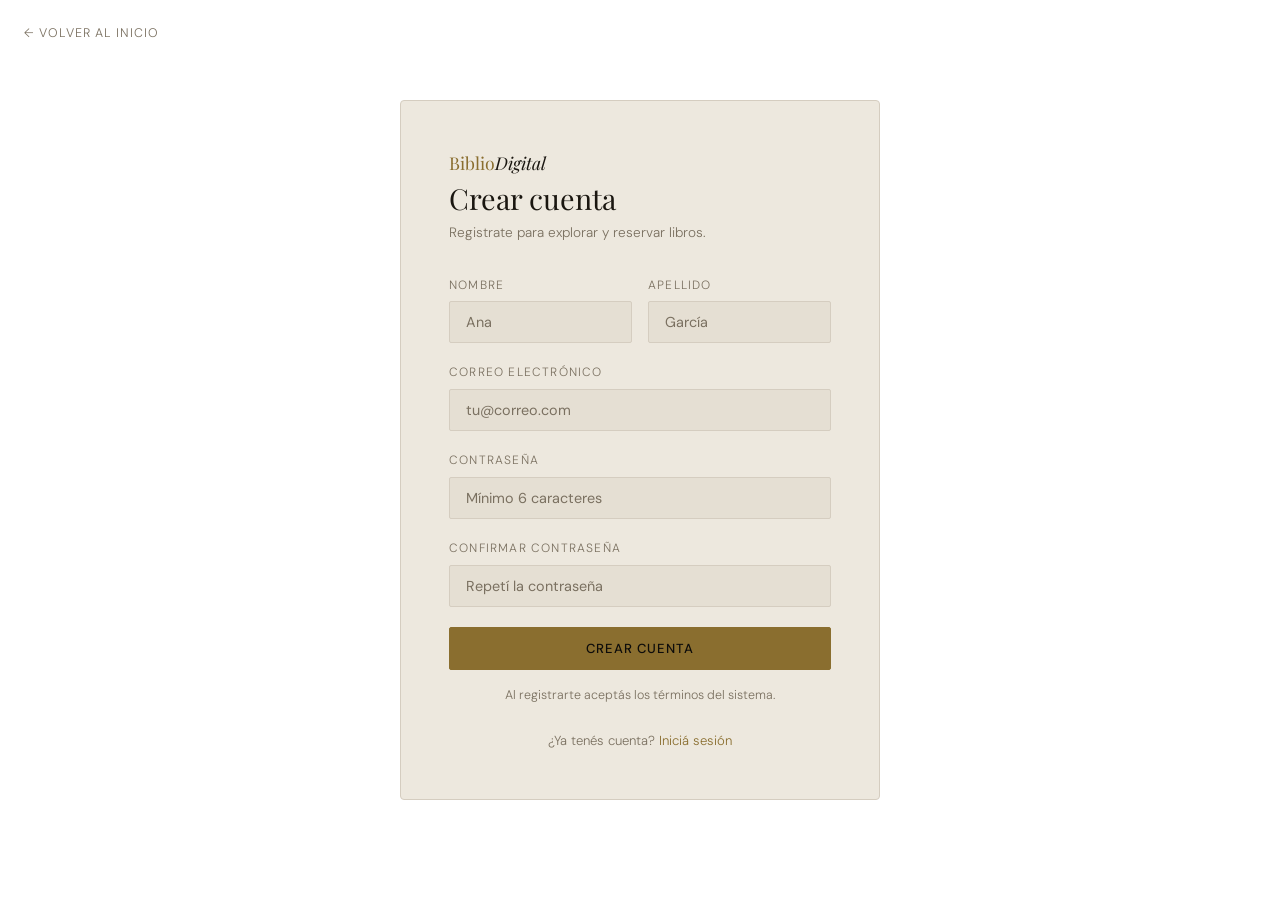
<file: pages/register.html>
<!DOCTYPE html>
<html lang="es">
<head>
  <meta charset="UTF-8"/>
  <meta name="viewport" content="width=device-width, initial-scale=1.0"/>
  <title>Registrarse — BiblioDigital</title>
  <link href="https://fonts.googleapis.com/css2?family=Playfair+Display:ital,wght@0,400;0,700;1,400&family=DM+Sans:wght@300;400;500&display=swap" rel="stylesheet"/>
  <link rel="stylesheet" href="../css/base.css"/>
  <style>
    body { display: flex; align-items: center; justify-content: center; min-height: 100vh; padding: 2rem; }
    .auth-back { position: fixed; top: 1.5rem; left: 1.5rem; font-size: .78rem; color: var(--muted); letter-spacing: .08em; text-transform: uppercase; display: flex; align-items: center; gap: .4rem; }
    .auth-back:hover { color: var(--cream); }
    .reg-card { background: var(--bg-card); border: 1px solid var(--border); border-radius: 4px; padding: 3rem; width: 100%; max-width: 480px; }
    .auth-logo { font-family: var(--font-head); font-size: 1.1rem; color: var(--gold); margin-bottom: .25rem; }
    .auth-logo span { color: var(--cream); font-style: italic; }
    .auth-title { font-family: var(--font-head); font-size: 1.8rem; margin-bottom: .4rem; }
    .auth-sub { font-size: .85rem; color: var(--muted); margin-bottom: 2rem; }
    .form-row { display: grid; grid-template-columns: 1fr 1fr; gap: 1rem; }
    .auth-footer { margin-top: 1.5rem; font-size: .82rem; color: var(--muted); text-align: center; }
    .auth-footer a { color: var(--gold); }
    .terms { font-size: .78rem; color: var(--muted); margin-top: 1rem; text-align: center; }
  </style>
</head>
<body>
  <a href="/" class="auth-back">← Volver al inicio</a>

  <div class="reg-card">
    <p class="auth-logo">Biblio<span>Digital</span></p>
    <h1 class="auth-title">Crear cuenta</h1>
    <p class="auth-sub">Registrate para explorar y reservar libros.</p>

    <form id="reg-form">
      <div class="form-row">
        <div class="form-group">
          <label class="form-label" for="nombre">Nombre</label>
          <input class="form-input" type="text" id="nombre" placeholder="Ana" required/>
          <p class="form-error" id="err-nombre"></p>
        </div>
        <div class="form-group">
          <label class="form-label" for="apellido">Apellido</label>
          <input class="form-input" type="text" id="apellido" placeholder="García" required/>
        </div>
      </div>
      <div class="form-group">
        <label class="form-label" for="email">Correo electrónico</label>
        <input class="form-input" type="email" id="email" placeholder="tu@correo.com" required/>
        <p class="form-error" id="err-email"></p>
      </div>
      <div class="form-group">
        <label class="form-label" for="password">Contraseña</label>
        <input class="form-input" type="password" id="password" placeholder="Mínimo 6 caracteres" required/>
        <p class="form-error" id="err-pass"></p>
      </div>
      <div class="form-group">
        <label class="form-label" for="password2">Confirmar contraseña</label>
        <input class="form-input" type="password" id="password2" placeholder="Repetí la contraseña" required/>
        <p class="form-error" id="err-pass2"></p>
      </div>
      <p class="form-error" id="err-general" style="margin-bottom:.75rem;"></p>
      <button type="submit" class="btn btn-primary" style="width:100%;padding:.75rem;">Crear cuenta</button>
    </form>

    <p class="terms">Al registrarte aceptás los términos del sistema.</p>
    <p class="auth-footer">¿Ya tenés cuenta? <a href="login.html">Iniciá sesión</a></p>
  </div>

<script src="../js/utils.js"></script>
  <script>
  const token = localStorage.getItem('access');
  if (token) window.location.href = 'panel-usuario.html';

  document.getElementById('reg-form').addEventListener('submit', async function(e) {
    e.preventDefault();
    const nombre    = document.getElementById('nombre').value.trim();
    const apellido  = document.getElementById('apellido').value.trim();
    const email     = document.getElementById('email').value.trim();
    const password  = document.getElementById('password').value;
    const password2 = document.getElementById('password2').value;
    const errG      = document.getElementById('err-general');
    const errP2     = document.getElementById('err-pass2');

    errG.classList.remove('visible');
    errP2.classList.remove('visible');

    if (password !== password2) {
      errP2.textContent = 'Las contraseñas no coinciden.';
      errP2.classList.add('visible');
      return;
    }

    try {
      const res = await fetch('/api/auth/register/', {
        method: 'POST',
        headers: { 'Content-Type': 'application/json' },
        body: JSON.stringify({
          username:   email,
          email:      email,
          password:   password,
          first_name: nombre,
          last_name:  apellido
        })
      });

      const data = await res.json();

      if (!res.ok) {
        errG.textContent = data.username?.[0] || data.email?.[0] || 'Error al registrarse.';
        errG.classList.add('visible');
        return;
      }

      // Registro exitoso → hacer login automático
      const loginRes = await fetch('/api/token/', {
        method: 'POST',
        headers: { 'Content-Type': 'application/json' },
        body: JSON.stringify({ username: email, password })
      });
      const loginData = await loginRes.json();
      localStorage.setItem('access', loginData.access);
      localStorage.setItem('refresh', loginData.refresh);

      window.location.href = 'panel-usuario.html';

    } catch (err) {
      errG.textContent = 'Error de conexión. Verificá que el servidor esté corriendo.';
      errG.classList.add('visible');
    }
  });
</script>
</body>
</html>
</file>
<file: css/base.css>
/* ── BASE STYLES & VARIABLES ── */
*, *::before, *::after { box-sizing: border-box; margin: 0; padding: 0; }

:root {
  --bg:        #f5f0e8;
  --bg-card:   #ede8de;
  --bg-card2:  #e5dfd3;
  --gold:      #8a6e2f;
  --gold-dim:  #c9a84c;
  --cream:     #1a1610;
  --muted:     #7a7060;
  --border:    #d5cdc0;
  --danger:    #c0392b;
  --success:   #5a9e6a;
  --font-head: 'Playfair Display', Georgia, serif;
  --font-body: 'DM Sans', sans-serif;
}

html { scroll-behavior: smooth; }

body {
  .hero {
  background: var(--bg); /* #f5f0e8 */
}
  color: var(--cream);
  font-family: var(--font-body);
  font-weight: 300;
  line-height: 1.6;
  min-height: 100vh;
}

a { text-decoration: none; color: inherit; }
ul { list-style: none; }

/* ── TYPOGRAPHY ── */
h1, h2, h3, h4 { font-family: var(--font-head); font-weight: 400; line-height: 1.2; }

/* ── BUTTONS ── */
.btn {
  font-family: var(--font-body);
  font-size: 0.82rem; letter-spacing: 0.07em; text-transform: uppercase;
  padding: 0.55rem 1.3rem; border-radius: 2px; cursor: pointer;
  text-decoration: none; transition: all .2s; display: inline-block;
  border: none;
}
.btn-primary  { background: var(--gold); border: 1px solid var(--gold); color: #0d0c0b; font-weight: 500; }
.btn-primary:hover { background: #d4b05a; }
.btn-ghost    { background: transparent; border: 1px solid var(--border); color: var(--muted); }
.btn-ghost:hover { border-color: var(--gold-dim); color: var(--cream); }
.btn-danger   { background: transparent; border: 1px solid #6b2020; color: #e07070; }
.btn-danger:hover { border-color: var(--danger); color: #f08080; }
.btn-sm { padding: 0.4rem 0.9rem; font-size: 0.75rem; }
.btn-lg { padding: 0.75rem 2rem; font-size: 0.88rem; }

/* ── BADGES ── */
.badge {
  display: inline-block; font-size: 0.65rem;
  letter-spacing: 0.08em; text-transform: uppercase;
  padding: 0.2rem 0.55rem; border-radius: 2px;
}
.badge-available { background: rgba(90,158,106,0.12);  color: var(--success); border: 1px solid rgba(90,158,106,0.25); }
.badge-reserved  { background: rgba(201,168,76,0.10);  color: var(--gold-dim); border: 1px solid rgba(201,168,76,0.2); }
.badge-admin     { background: rgba(201,168,76,0.15);  color: var(--gold);     border: 1px solid rgba(201,168,76,0.3); }
.badge-user      { background: rgba(120,120,160,0.12); color: #a0a0cc;         border: 1px solid rgba(120,120,160,0.25); }

/* ── FORMS ── */
.form-group { margin-bottom: 1.25rem; }
.form-label {
  display: block; font-size: 0.75rem; letter-spacing: 0.1em;
  text-transform: uppercase; color: var(--muted); margin-bottom: 0.4rem;
}
.form-input, .form-select, .form-textarea {
  width: 100%; padding: 0.7rem 1rem;
  background: var(--bg-card2); border: 1px solid var(--border);
  border-radius: 2px; color: var(--cream);
  font-family: var(--font-body); font-size: 0.9rem; outline: none;
  transition: border-color .2s;
}
.form-input:focus, .form-select:focus, .form-textarea:focus { border-color: var(--gold-dim); }
.form-input::placeholder, .form-textarea::placeholder { color: var(--muted); }
.form-select option { background: var(--bg-card2); }
.form-textarea { resize: vertical; min-height: 100px; }
.form-error { font-size: 0.78rem; color: #e07070; margin-top: 0.3rem; display: none; }
.form-error.visible { display: block; }

/* ── NAVBAR ── */
.navbar{
    position: fixed;
    top:0;
    left:0;
    right:0;
    z-index:100;

    display:flex;
    align-items:center;
    justify-content:space-between;

    padding:1.1rem 3rem;

    background: rgba(245,240,232,.96);

    backdrop-filter: blur(8px);

    border-bottom:1px solid #d5cdc0;
}
.nav-logo{
    font-family:'Playfair Display',serif;
    color:#1a1610;
    font-size:1.3rem;
}

.nav-logo em{
    color:#8a6e2f;
}.nav-logo span { color: var(--cream); font-style: italic; }
.nav-links { display: flex; gap: 2rem; }
.nav-links a{
    color:#7a7060;
    font-size:.8rem;
    letter-spacing:.1em;
    text-transform:uppercase;
}

.nav-links a:hover{
    color:#1a1610;
}
.nav-actions { display: flex; gap: 0.75rem; align-items: center; }

/* ── PAGE WRAPPER ── */
.page-content { padding-top: 5rem; min-height: 100vh; }

/* ── SECTIONS ── */
.section    { padding: 4rem 3rem; }
.section-sm { padding: 2.5rem 3rem; }
.section-label {
  font-size: 0.72rem; letter-spacing: 0.2em; text-transform: uppercase;
  color: var(--gold); margin-bottom: 0.75rem;
}
.section-title { font-size: clamp(1.6rem, 3vw, 2.2rem); margin-bottom: 0.75rem; }
.section-desc  { color: var(--muted); max-width: 50ch; line-height: 1.7; }

/* ── DIVIDER ── */
.divider { border: none; border-top: 1px solid var(--border); }

/* ── CARD ── */
.card {
  background: var(--bg-card);
  border: 1px solid var(--border);
  border-radius: 4px;
  padding: 1.5rem;
}

/* ── TABLES ── */
.table-wrap { overflow-x: auto; }
table { width: 100%; border-collapse: collapse; font-size: 0.875rem; }
thead th {
  text-align: left; padding: 0.75rem 1rem;
  font-size: 0.7rem; letter-spacing: 0.12em; text-transform: uppercase;
  color: var(--muted); border-bottom: 1px solid var(--border); font-weight: 400;
}
tbody td {
  padding: 0.875rem 1rem; border-bottom: 1px solid var(--border);
  color: var(--cream); vertical-align: middle;
}
tbody tr:hover td { background: var(--bg-card2); }
tbody tr:last-child td { border-bottom: none; }

/* ── SIDEBAR LAYOUT (panel admin y usuario) ── */
.layout-sidebar {
  display: grid; grid-template-columns: 240px 1fr;
  min-height: calc(100vh - 4.5rem);
}
.sidebar {
  background: var(--bg-card);
  border-right: 1px solid var(--border);
  padding: 2rem 0;
  position: sticky; top: 4.5rem;
  height: calc(100vh - 4.5rem);
  overflow-y: auto;
}
.sidebar-section { padding: 0 1.25rem; margin-bottom: 1.75rem; }
.sidebar-label {
  font-size: 0.65rem; letter-spacing: 0.18em; text-transform: uppercase;
  color: var(--muted); margin-bottom: 0.5rem; padding: 0 0.5rem;
}
.sidebar-link {
  display: flex; align-items: center; gap: 0.6rem;
  padding: 0.55rem 0.75rem; border-radius: 3px;
  font-size: 0.85rem; color: var(--muted); margin-bottom: 0.1rem;
  transition: all .15s; cursor: pointer; border: none; background: none; width: 100%;
}
.sidebar-link:hover  { background: var(--bg-card2); color: var(--cream); }
.sidebar-link.active { background: rgba(201,168,76,0.1); color: var(--gold); }
.sidebar-icon { font-size: 1rem; width: 18px; text-align: center; }
.main-content { padding: 2.5rem; }

/* ── STAT CARDS (compartido entre paneles) ── */
.stat-row {
  display: grid;
  grid-template-columns: repeat(auto-fit, minmax(140px, 1fr));
  gap: 1rem; margin-bottom: 2.5rem;
}
.stat-card {
  background: var(--bg-card); border: 1px solid var(--border);
  border-radius: 4px; padding: 1.25rem;
}
.stat-num { font-family: var(--font-head); font-size: 2rem; color: var(--gold); display: block; }
.stat-lbl { font-size: 0.72rem; letter-spacing: 0.1em; text-transform: uppercase; color: var(--muted); }

.book-card-cover {
      width: 100%; aspect-ratio: 2/3;
      border-radius: 2px 6px 6px 2px;
      margin-bottom: 0.75rem;
      border: 1px solid #1a1610;
      background: #0d0c0b;
      display: flex; align-items: center; justify-content: center;
      transition: border-color .2s;
      position: relative; overflow: hidden;
    }
    .book-card-cover::after {
      content: ''; position: absolute; left: 0; top: 0; bottom: 0;
      width: 8px; background: rgba(0,0,0,.4); border-radius: 2px 0 0 2px;
    }
    .book-card-icon {
      width: 100%; height: 100%;
      display: flex; align-items: center; justify-content: center;
      flex-direction: column; gap: 0.5rem;
    }
    .book-card-icon svg {
      width: 36px; height: 36px; opacity: 0.5;
    }
    .book-card-cover:hover { border-color: #8a6e2f; }

    #catalogo {
  padding: 6rem 3rem;
}

#catalogo .book-card {
  transition: transform .3s ease, box-shadow .3s ease;
}

#catalogo .book-card:hover {
  transform: translateY(-8px);
}

#catalogo .book-card-cover {
  height: 320px;
  border-radius: 4px;
  overflow: hidden;
  border: 1px solid #2a2620;
  background: #131210;
  box-shadow: 0 10px 25px rgba(0,0,0,.35);
}

#catalogo .book-card-cover img {
  transition: transform .4s ease;
}

#catalogo .book-card:hover img {
  transform: scale(1.05);
}

#catalogo .book-card-title {
  font-size: 1rem;
  margin-top: .4rem;
}

#catalogo .book-card-author {
  color: #7a7266;
}

#catalogo .catalogue-search input {
  background: #131210;
  color: #f0e8d8;
  border: 1px solid #2a2620;
}

#catalogo .catalogue-search button {
  background: #c9a84c;
  color: #0d0c0b;
}

/* ── TOAST ── */
@keyframes fadeInUp {
  from { opacity: 0; transform: translateY(8px); }
  to   { opacity: 1; transform: translateY(0); }
}

/* ── RESPONSIVE ── */
@media (max-width: 768px) {
  .navbar { padding: 1rem 1.25rem; }
  .nav-links { display: none; }
  .section, .section-sm { padding: 3rem 1.25rem; }
  .layout-sidebar { grid-template-columns: 1fr; }
  .sidebar { display: none; }
  .main-content { padding: 1.5rem 1.25rem; }
}
/* ── HERO ── */
     .hero {
      min-height: 100vh;
      position: relative;
      display: flex;
      align-items: center;
      overflow: hidden;
    }

   .hero-bg {
  background-image: none;
  background: linear-gradient(160deg, #ede8de 0%, #d5cdc0 60%, #c9b99a 100%);
  filter: none;
}

    .hero-left {
      position: relative; z-index: 1;
      display: flex; flex-direction: column; justify-content: center;
      padding: 8rem 4rem 4rem 3rem;
      max-width: 680px;
    }

    .hero-eyebrow {
      display: flex; align-items: center; gap: 0.75rem;
      font-size: 0.72rem; letter-spacing: 0.2em; text-transform: uppercase;
      color: var(--gold-light); margin-bottom: 1.75rem;
    }
    .hero-eyebrow::before { content: ''; display: block; width: 2rem; height: 1px; background: var(--gold-light); }

    .hero h1 {
      font-family: var(--font-head);
      font-size: clamp(3rem, 5.5vw, 5.5rem);
      line-height: 1.05; font-weight: 400;
      color: #f5f0e8;
      margin-bottom: 1rem;
    }
    .hero h1 em { font-style: italic; color: var(--gold-light); }

    .hero-ornament { display: flex; align-items: center; gap: 0.6rem; margin: 1.25rem 0 1.5rem; }
    .hero-ornament::before, .hero-ornament::after { content: ''; flex: 1; max-width: 2rem; height: 1px; background: rgba(245,240,232,0.3); }
    .hero-ornament span { font-size: 0.75rem; color: var(--gold-light); letter-spacing: 0.15em; }

    .hero-desc {
      color: rgba(245,240,232,0.75);
      font-size: 1rem; max-width: 40ch;
      margin-bottom: 2.25rem; line-height: 1.8;
    }
    .hero-cta { display: flex; gap: 0.75rem; flex-wrap: wrap; }
    .hero .btn-ghost { border-color: rgba(245,240,232,0.4); color: rgba(245,240,232,0.85); }
    .hero .btn-ghost:hover { border-color: var(--gold-light); color: #f5f0e8; }

    .hero-stats { display: flex; gap: 2.5rem; }
    .stat-num {
      font-family: var(--font-head); font-size: 1.6rem;
      color: var(--cream); display: block;
    }
    .stat-lbl {
      font-size: 0.72rem; color: var(--muted);
      letter-spacing: 0.08em; text-transform: uppercase;
    }

    /* ── FEATURES ── */
     .features {
      border-top: 1px solid var(--border);
      border-bottom: 1px solid var(--border);
    }

    .features-top {
      display: grid; grid-template-columns: 1fr 1fr;
      gap: 4rem; align-items: end;
      margin-bottom: 4rem;
      padding-bottom: 3rem;
      border-bottom: 1px solid var(--border);
    }

    .features-top p.section-desc {
      color: var(--muted); line-height: 1.7; font-size: 0.95rem;
    }

    .features-grid {
      display: grid; grid-template-columns: repeat(4, 1fr);
      gap: 0;
    }

    .feature-item {
      padding: 2rem 1.75rem;
      border-right: 1px solid var(--border);
      position: relative;
    }
    .feature-item:last-child { border-right: none; }

    .feature-num {
      font-family: var(--font-head); font-size: 2rem;
      color: var(--border); line-height: 1;
      margin-bottom: 1.5rem; display: block;
    }

    .feature-title {
      font-family: var(--font-head); font-size: 1rem;
      margin-bottom: 0.6rem; color: var(--cream);
    }
    .feature-desc { font-size: 0.83rem; color: var(--muted); line-height: 1.65; }

    .feature-line {
      width: 1.5rem; height: 1px;
      background: var(--gold-dim);
      margin-bottom: 1.25rem;
    }
    .vintage-shelf {
  display: flex;
  justify-content: center;
  align-items: flex-end;
  gap: 1.5rem;
  padding: 4rem 2rem;
  background: linear-gradient(to bottom, #0d0c0b, #16120f);
  border-top: 1px solid #2a2620;
  border-bottom: 8px solid #3b2b1f;
  position: relative;
}

.vintage-shelf::after {
  content: '';
  position: absolute;
  bottom: 0;
  left: 5%;
  width: 90%;
  height: 10px;
  background: #4a3423;
  border-radius: 2px;
}

.vintage-book {
  text-align: center;
}

.book-spine {
  width: 85px;
  height: 260px;
  writing-mode: vertical-rl;
  transform: rotate(180deg);
  font-family: 'Playfair Display', serif;
  font-size: 1rem;
  color: #f5e8c7;                                                                                                                                                                                                                                                                                                                                                                                                                                                                                                                                                                                                                                                                                                                                                                                                                                                                                                                                                                                                                                                                                                                                                                                                                                                 
  letter-spacing: 0.08em;
  display: flex;
  justify-content: center;
  align-items: center;
  border-radius: 4px 4px 0 0;
  box-shadow: inset 0 0 10px rgba(0,0,0,.35),
              4px 4px 10px rgba(0,0,0,.3);
  border: 1px solid rgba(255,255,255,.08);
  transition: transform .3s ease;
}

.vintage-book:hover .book-spine {
  transform: rotate(180deg) translateY(-8px);
}

.book-card-author {
  margin-top: 0.8rem;
  font-size: 0.78rem;
  color: #9b8f7a;
}

.brown { background: linear-gradient(#6f4a32, #4e3423); }
.green { background: linear-gradient(#4c5f4b, #2f3f2f); }
.wine  { background: linear-gradient(#6e2f3e, #471d28); }
.navy  { background: linear-gradient(#2e4257, #1c2a38); }
.gold  { background: linear-gradient(#8a6e2f, #5f4a1e); }

.hero-image {
    width: 550px;
    height: 720px;
    border-radius: 24px;
    overflow: hidden;
    box-shadow: 0 20px 50px rgba(0,0,0,.08);
}
</file>
